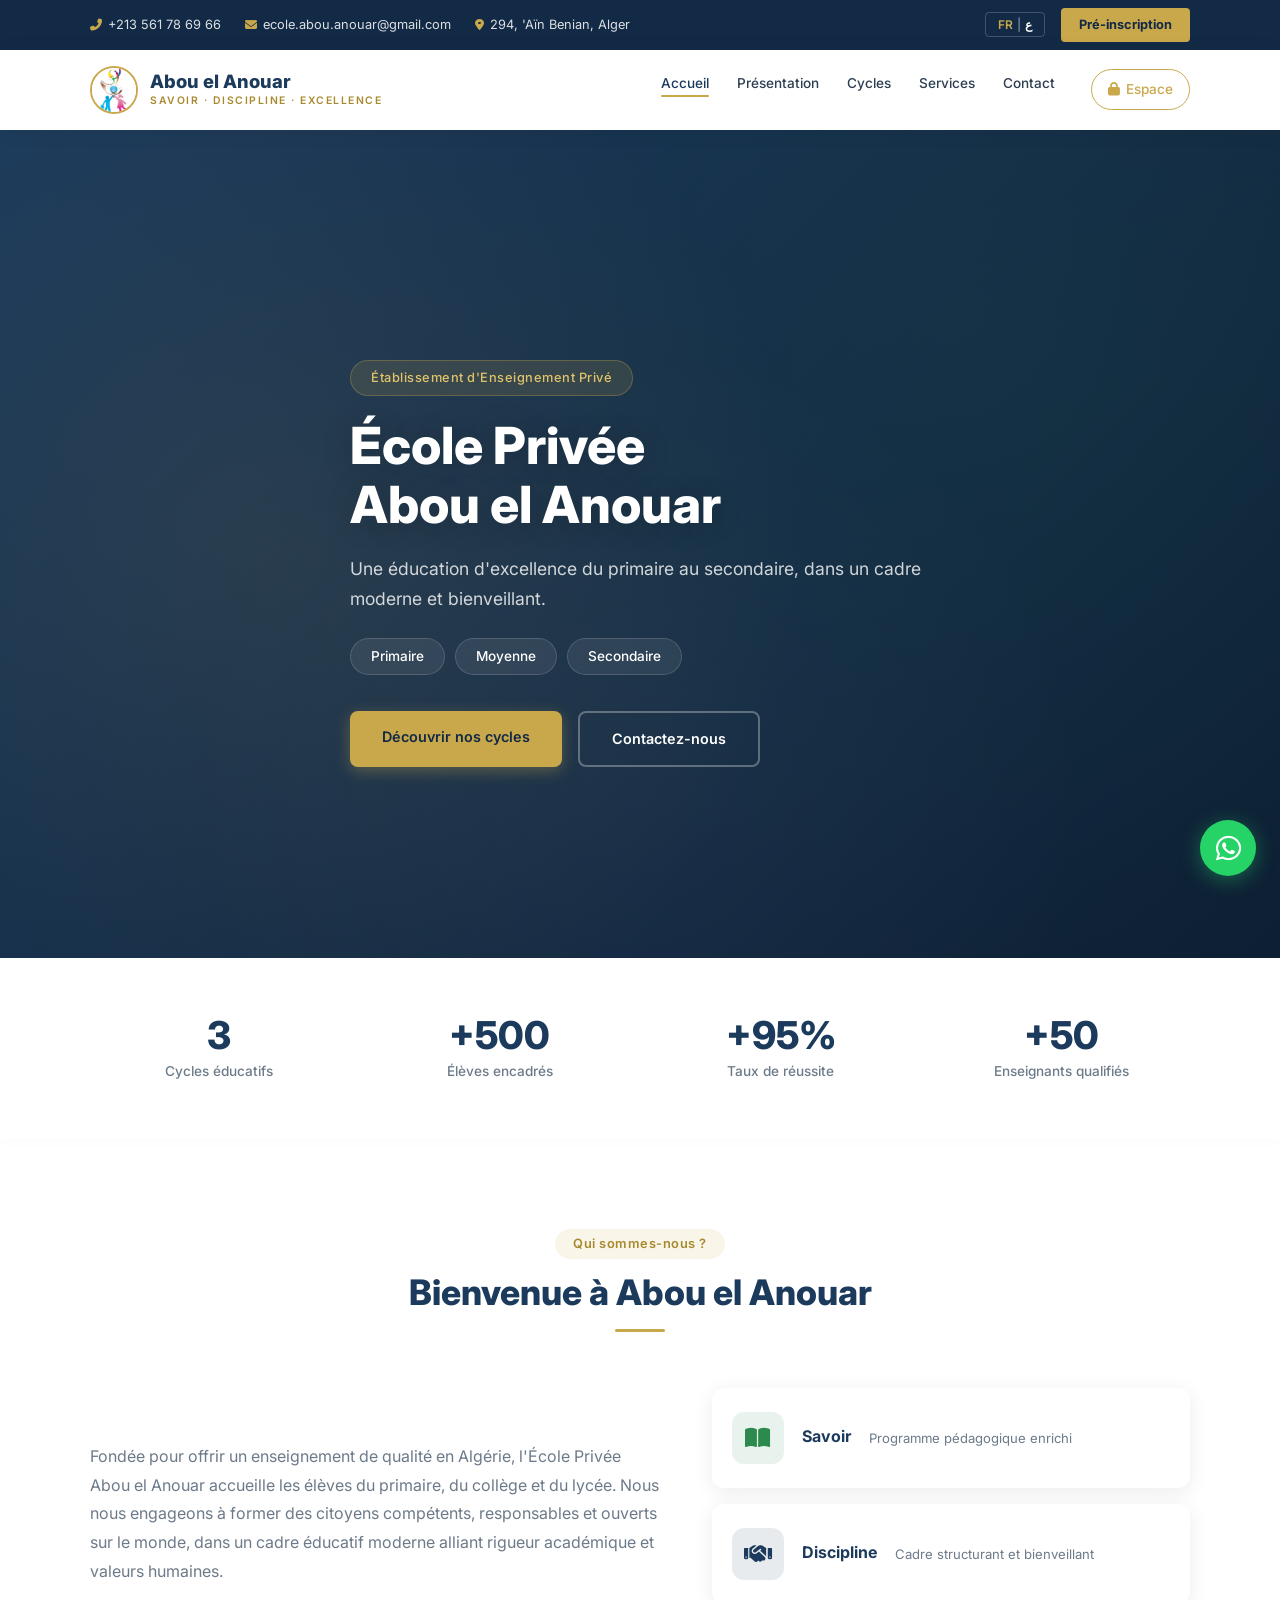
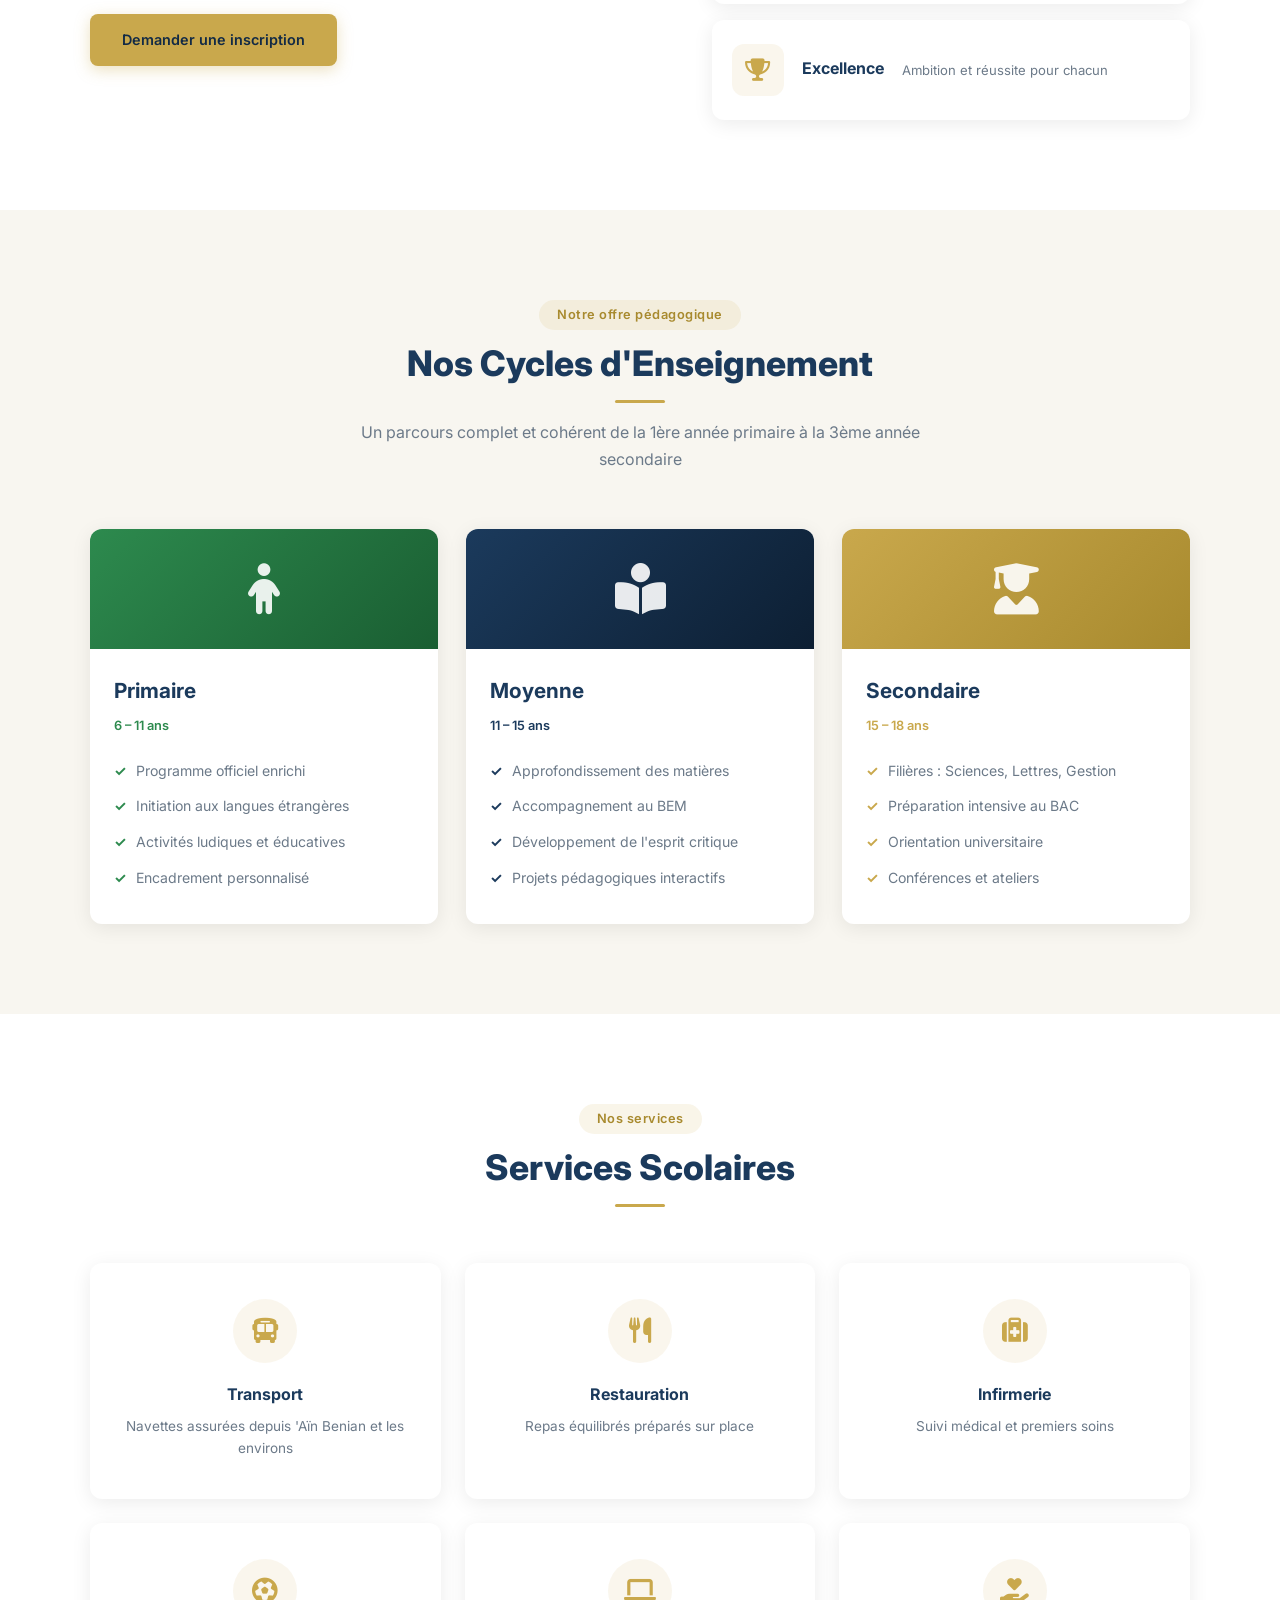
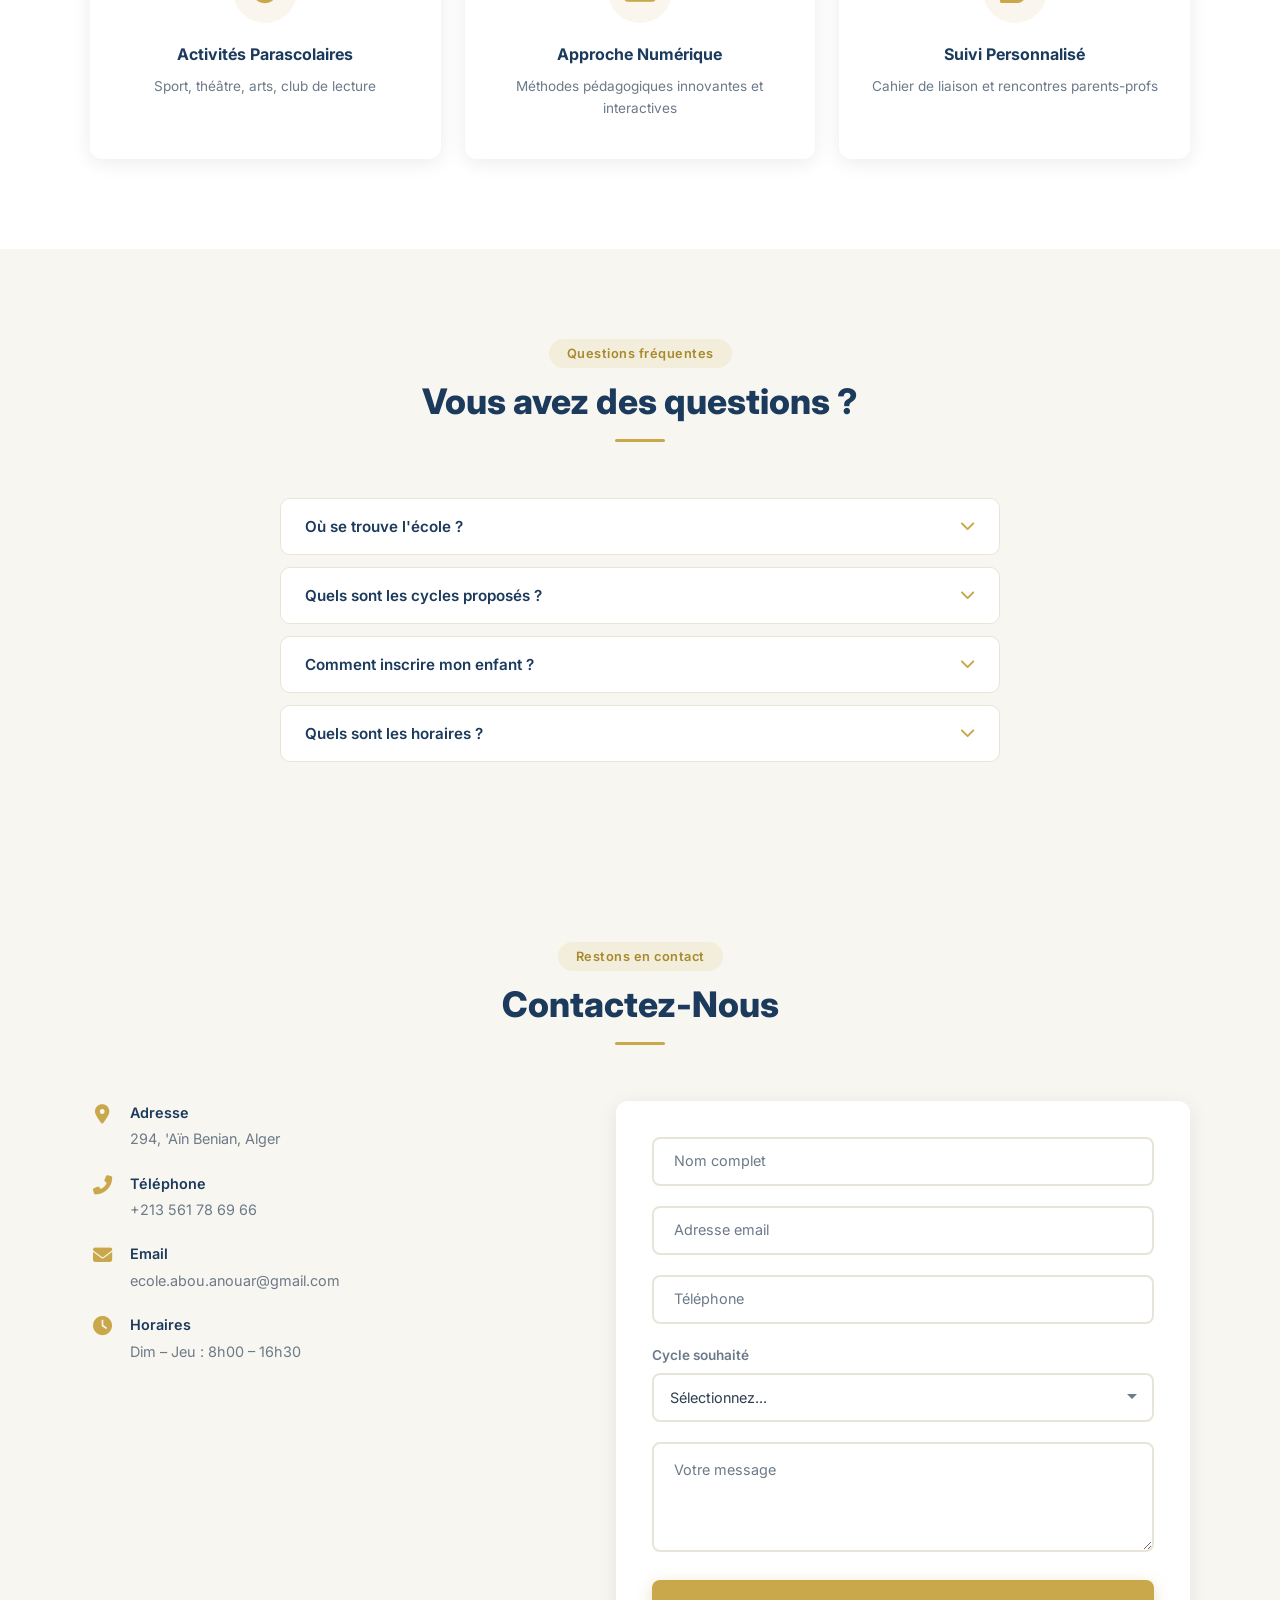
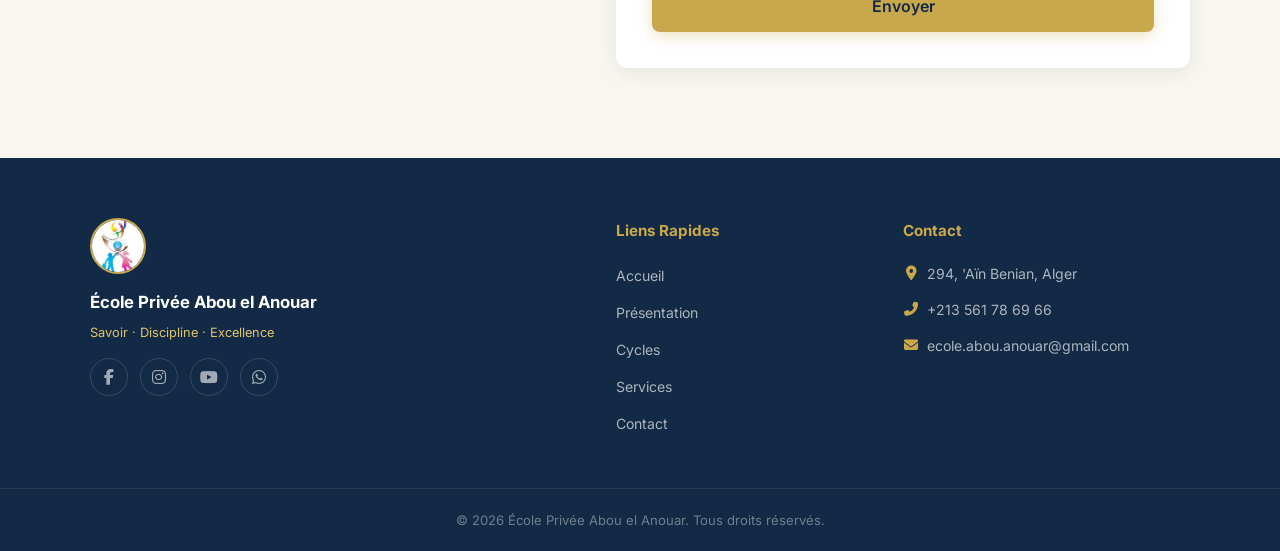
<file: index.html>
<!DOCTYPE html>
<html lang="fr" dir="ltr">
<head>
    <meta charset="UTF-8">
    <meta name="viewport" content="width=device-width, initial-scale=1.0">
    <title>École Privée Abou el Anouar | المجمع المدرسي الخاص أبو الانوار</title>
    <link rel="icon" type="image/jpg" href="images/logo_ecole.jpg">
    <link rel="stylesheet" href="css/style.css">
    <link href="https://fonts.googleapis.com/css2?family=Cairo:wght@400;600;700&family=Inter:wght@300;400;500;600;700;800&display=swap" rel="stylesheet">
    <link rel="stylesheet" href="https://cdnjs.cloudflare.com/ajax/libs/font-awesome/6.5.0/css/all.min.css">
</head>
<body>

    <!-- ========== TOP BAR ========== -->
    <div class="topbar">
        <div class="container topbar-inner">
            <div class="topbar-info">
                <span><i class="fas fa-phone-alt"></i> +213 561 78 69 66</span>
                <span><i class="fas fa-envelope"></i> ecole.abou.anouar@gmail.com</span>
                <span><i class="fas fa-map-marker-alt"></i> 294, 'Aïn Benian, Alger</span>
            </div>
            <div class="topbar-actions">
                <button class="lang-toggle" id="langToggle">
                    <span class="lang-fr active-lang">FR</span>
                    <span class="lang-sep">|</span>
                    <span class="lang-ar">ع</span>
                </button>
                <a href="pre-inscription.html" class="btn-preins" data-fr="Pré-inscription" data-ar="تسجيل مسبق">Pré-inscription</a>
            </div>
        </div>
    </div>

    <!-- ========== HEADER ========== -->
    <header class="header">
        <div class="container header-inner">
            <div class="logo">
                <img src="images/logo_ecole.jpg" alt="Logo Abou el Anouar">
                <div class="logo-text">
                    <span class="logo-title" data-fr="Abou el Anouar" data-ar="أبو الانوار">Abou el Anouar</span>
                    <span class="logo-sub" data-fr="Savoir &middot; Discipline &middot; Excellence" data-ar="علم &middot; انضباط &middot; تميز">Savoir &middot; Discipline &middot; Excellence</span>
                </div>
            </div>
            <nav class="nav" id="nav">
                <ul class="nav-list">
                    <li><a href="#accueil" class="active" data-fr="Accueil" data-ar="الرئيسية">Accueil</a></li>
                    <li><a href="#presentation" data-fr="Présentation" data-ar="تعريف">Présentation</a></li>
                    <li><a href="#niveaux" data-fr="Cycles" data-ar="الأطوار">Cycles</a></li>
                    <li><a href="#services" data-fr="Services" data-ar="خدمات">Services</a></li>
                    <li><a href="#contact" data-fr="Contact" data-ar="اتصال">Contact</a></li>
                    <li><a href="espace/login.php" class="nav-login"><i class="fas fa-lock"></i> <span data-fr="Espace" data-ar="فضاء">Espace</span></a></li>
                </ul>
            </nav>
            <button class="hamburger" id="hamburger" aria-label="Menu">
                <span></span><span></span><span></span>
            </button>
        </div>
    </header>

    <!-- ========== HERO ========== -->
    <section class="hero" id="accueil">
        <div class="hero-slide" style="background-image: linear-gradient(135deg, var(--blue) 0%, #0d1f33 100%);">
            <div class="hero-pattern"></div>
            <div class="container hero-content">
                <div class="hero-badge" data-fr="Établissement d'Enseignement Privé" data-ar="مؤسسة تعليمية خاصة">Établissement d'Enseignement Privé</div>
                <h1 class="hero-title" data-fr="École Privée <br>Abou el Anouar" data-ar="المجمع المدرسي الخاص <br>أبو الانوار">École Privée <br>Abou el Anouar</h1>
                <p class="hero-sub" data-fr="Une éducation d'excellence du primaire au secondaire, dans un cadre moderne et bienveillant." data-ar="تعليم متميز من الابتدائي إلى الثانوي، في إطار حديث ومحفز.">Une éducation d'excellence du primaire au secondaire, dans un cadre moderne et bienveillant.</p>
                <div class="hero-badges">
                    <span data-fr="Primaire" data-ar="ابتدائي">Primaire</span>
                    <span data-fr="Moyenne" data-ar="متوسط">Moyenne</span>
                    <span data-fr="Secondaire" data-ar="ثانوي">Secondaire</span>
                </div>
                <div class="hero-actions">
                    <a href="#niveaux" class="btn btn-gold" data-fr="Découvrir nos cycles" data-ar="اكتشف أطوارنا">Découvrir nos cycles</a>
                    <a href="#contact" class="btn btn-outline" data-fr="Contactez-nous" data-ar="اتصل بنا">Contactez-nous</a>
                </div>
            </div>
        </div>
    </section>

    <!-- ========== STATS BAND ========== -->
    <section class="stats-band">
        <div class="container stats-grid">
            <div class="stat-item">
                <span class="stat-num">3</span>
                <span class="stat-lbl" data-fr="Cycles éducatifs" data-ar="أطوار تعليمية">Cycles éducatifs</span>
            </div>
            <div class="stat-item">
                <span class="stat-num">+500</span>
                <span class="stat-lbl" data-fr="Élèves encadrés" data-ar="تلميذ">Élèves encadrés</span>
            </div>
            <div class="stat-item">
                <span class="stat-num">+95%</span>
                <span class="stat-lbl" data-fr="Taux de réussite" data-ar="نسبة النجاح">Taux de réussite</span>
            </div>
            <div class="stat-item">
                <span class="stat-num">+50</span>
                <span class="stat-lbl" data-fr="Enseignants qualifiés" data-ar="أستاذ مؤهل">Enseignants qualifiés</span>
            </div>
        </div>
    </section>

    <!-- ========== PRESENTATION ========== -->
    <section class="section presentation" id="presentation">
        <div class="container">
            <div class="section-header">
                <span class="section-tag" data-fr="Qui sommes-nous ?" data-ar="من نحن؟">Qui sommes-nous ?</span>
                <h2 data-fr="Bienvenue à Abou el Anouar" data-ar="مرحبا بكم في أبو الانوار">Bienvenue à Abou el Anouar</h2>
                <div class="divider"></div>
            </div>
            <div class="presentation-grid">
                <div class="presentation-text">
                    <p data-fr="Fondée pour offrir un enseignement de qualité en Algérie, l'École Privée Abou el Anouar accueille les élèves du primaire, du collège et du lycée. Nous nous engageons à former des citoyens compétents, responsables et ouverts sur le monde, dans un cadre éducatif moderne alliant rigueur académique et valeurs humaines." data-ar="تأسست مدرستنا لتوفير تعليم عالي الجودة في الجزائر، تستقبل المدرسة تلاميذ الأطوار الثلاثة: الابتدائي والمتوسط والثانوي. نحن ملتزمون بتكوين مواطنين أكفاء ومسؤولين ومنفتحين على العالم، في إطار تربوي حديث يجمع بين الصرامة الأكاديمية والقيم الإنسانية.">
                        Fondée pour offrir un enseignement de qualité en Algérie, l'École Privée Abou el Anouar accueille les élèves du primaire, du collège et du lycée. Nous nous engageons à former des citoyens compétents, responsables et ouverts sur le monde, dans un cadre éducatif moderne alliant rigueur académique et valeurs humaines.
                    </p>
                    <a href="pre-inscription.html" class="btn btn-gold" data-fr="Demander une inscription" data-ar="طلب تسجيل">Demander une inscription</a>
                </div>
                <div class="presentation-values">
                    <div class="value-card">
                        <div class="value-icon" style="background: rgba(45,138,78,0.1); color: var(--green);">
                            <i class="fas fa-book-open"></i>
                        </div>
                        <h4 data-fr="Savoir" data-ar="علم">Savoir</h4>
                        <p data-fr="Programme pédagogique enrichi" data-ar="برنامج بيداغوجي غني">Programme pédagogique enrichi</p>
                    </div>
                    <div class="value-card">
                        <div class="value-icon" style="background: rgba(27,58,92,0.1); color: var(--blue);">
                            <i class="fas fa-handshake"></i>
                        </div>
                        <h4 data-fr="Discipline" data-ar="انضباط">Discipline</h4>
                        <p data-fr="Cadre structurant et bienveillant" data-ar="إطار منظم ومحفز">Cadre structurant et bienveillant</p>
                    </div>
                    <div class="value-card">
                        <div class="value-icon" style="background: rgba(201,168,76,0.1); color: var(--gold);">
                            <i class="fas fa-trophy"></i>
                        </div>
                        <h4 data-fr="Excellence" data-ar="تميز">Excellence</h4>
                        <p data-fr="Ambition et réussite pour chacun" data-ar="طموح ونجاح لكل تلميذ">Ambition et réussite pour chacun</p>
                    </div>
                </div>
            </div>
        </div>
    </section>

    <!-- ========== NIVEAUX ========== -->
    <section class="section niveaux" id="niveaux">
        <div class="container">
            <div class="section-header">
                <span class="section-tag" data-fr="Notre offre pédagogique" data-ar="عرضنا البيداغوجي">Notre offre pédagogique</span>
                <h2 data-fr="Nos Cycles d'Enseignement" data-ar="أطوارنا التعليمية">Nos Cycles d'Enseignement</h2>
                <div class="divider"></div>
                <p class="section-sub" data-fr="Un parcours complet et cohérent de la 1ère année primaire à la 3ème année secondaire" data-ar="مسار كامل ومتكامل من السنة الأولى ابتدائي إلى السنة الثالثة ثانوي">Un parcours complet et cohérent de la 1ère année primaire à la 3ème année secondaire</p>
            </div>
            <div class="niveaux-grid">
                <div class="niveau-card" style="--accent: #2D8A4E;">
                    <div class="card-image" style="background: linear-gradient(135deg, #2D8A4E, #1a5e32);">
                        <i class="fas fa-child"></i>
                    </div>
                    <div class="card-body">
                        <h3 data-fr="Primaire" data-ar="الطور الابتدائي">Primaire</h3>
                        <span class="card-ages" data-fr="6 – 11 ans" data-ar="6 – 11 سنة">6 – 11 ans</span>
                        <ul>
                            <li data-fr="Programme officiel enrichi" data-ar="برنامج رسمي معزز">Programme officiel enrichi</li>
                            <li data-fr="Initiation aux langues étrangères" data-ar="بداية تعلم اللغات الأجنبية">Initiation aux langues étrangères</li>
                            <li data-fr="Activités ludiques et éducatives" data-ar="أنشطة ترفيهية وتعليمية">Activités ludiques et éducatives</li>
                            <li data-fr="Encadrement personnalisé" data-ar="مرافقة فردية">Encadrement personnalisé</li>
                        </ul>
                    </div>
                </div>
                <div class="niveau-card" style="--accent: #1B3A5C;">
                    <div class="card-image" style="background: linear-gradient(135deg, #1B3A5C, #0d1f33);">
                        <i class="fas fa-book-reader"></i>
                    </div>
                    <div class="card-body">
                        <h3 data-fr="Moyenne" data-ar="الطور المتوسط">Moyenne</h3>
                        <span class="card-ages" data-fr="11 – 15 ans" data-ar="11 – 15 سنة">11 – 15 ans</span>
                        <ul>
                            <li data-fr="Approfondissement des matières" data-ar="تعمق في المواد">Approfondissement des matières</li>
                            <li data-fr="Accompagnement au BEM" data-ar="تحضير لشهادة BEM">Accompagnement au BEM</li>
                            <li data-fr="Développement de l'esprit critique" data-ar="تنمية الروح النقدية">Développement de l'esprit critique</li>
                            <li data-fr="Projets pédagogiques interactifs" data-ar="مشاريع بيداغوجية تفاعلية">Projets pédagogiques interactifs</li>
                        </ul>
                    </div>
                </div>
                <div class="niveau-card" style="--accent: #C9A84C;">
                    <div class="card-image" style="background: linear-gradient(135deg, #C9A84C, #a88a2e);">
                        <i class="fas fa-user-graduate"></i>
                    </div>
                    <div class="card-body">
                        <h3 data-fr="Secondaire" data-ar="الطور الثانوي">Secondaire</h3>
                        <span class="card-ages" data-fr="15 – 18 ans" data-ar="15 – 18 سنة">15 – 18 ans</span>
                        <ul>
                            <li data-fr="Filières : Sciences, Lettres, Gestion" data-ar="شعب: علوم، آداب، تسيير">Filières : Sciences, Lettres, Gestion</li>
                            <li data-fr="Préparation intensive au BAC" data-ar="تحضير مكثف للبكالوريا">Préparation intensive au BAC</li>
                            <li data-fr="Orientation universitaire" data-ar="توجيه جامعي">Orientation universitaire</li>
                            <li data-fr="Conférences et ateliers" data-ar="محاضرات وورشات">Conférences et ateliers</li>
                        </ul>
                    </div>
                </div>
            </div>
        </div>
    </section>

    <!-- ========== SERVICES ========== -->
    <section class="section services" id="services">
        <div class="container">
            <div class="section-header">
                <span class="section-tag" data-fr="Nos services" data-ar="خدماتنا">Nos services</span>
                <h2 data-fr="Services Scolaires" data-ar="الخدمات المدرسية">Services Scolaires</h2>
                <div class="divider"></div>
            </div>
            <div class="services-grid">
                <div class="service-card">
                    <div class="service-icon">
                        <i class="fas fa-bus"></i>
                    </div>
                    <h4 data-fr="Transport" data-ar="نقل مدرسي">Transport</h4>
                    <p data-fr="Navettes assurées depuis 'Aïn Benian et les environs" data-ar="حافلات مضمونة من عين بنيان والمناطق المجاورة">Navettes assurées depuis 'Aïn Benian et les environs</p>
                </div>
                <div class="service-card">
                    <div class="service-icon">
                        <i class="fas fa-utensils"></i>
                    </div>
                    <h4 data-fr="Restauration" data-ar="مطعم">Restauration</h4>
                    <p data-fr="Repas équilibrés préparés sur place" data-ar="وجبات متوازنة تحضر في المدرسة">Repas équilibrés préparés sur place</p>
                </div>
                <div class="service-card">
                    <div class="service-icon">
                        <i class="fas fa-medkit"></i>
                    </div>
                    <h4 data-fr="Infirmerie" data-ar="ممرضة">Infirmerie</h4>
                    <p data-fr="Suivi médical et premiers soins" data-ar="متابعة طبية وإسعافات أولية">Suivi médical et premiers soins</p>
                </div>
                <div class="service-card">
                    <div class="service-icon">
                        <i class="fas fa-futbol"></i>
                    </div>
                    <h4 data-fr="Activités Parascolaires" data-ar="أنشطة لا منهجية">Activités Parascolaires</h4>
                    <p data-fr="Sport, théâtre, arts, club de lecture" data-ar="رياضة، مسرح، فنون، نادي القراءة">Sport, théâtre, arts, club de lecture</p>
                </div>
                <div class="service-card">
                    <div class="service-icon">
                        <i class="fas fa-laptop"></i>
                    </div>
                    <h4 data-fr="Approche Numérique" data-ar="مقاربة رقمية">Approche Numérique</h4>
                    <p data-fr="Méthodes pédagogiques innovantes et interactives" data-ar="طرق بيداغوجية مبتكرة وتفاعلية">Méthodes pédagogiques innovantes et interactives</p>
                </div>
                <div class="service-card">
                    <div class="service-icon">
                        <i class="fas fa-hand-holding-heart"></i>
                    </div>
                    <h4 data-fr="Suivi Personnalisé" data-ar="متابعة فردية">Suivi Personnalisé</h4>
                    <p data-fr="Cahier de liaison et rencontres parents-profs" data-ar="كراس التواصل ولقاءات الأولياء">Cahier de liaison et rencontres parents-profs</p>
                </div>
            </div>
        </div>
    </section>

    <!-- ========== FAQ ========== -->
    <section class="section faq">
        <div class="container">
            <div class="section-header">
                <span class="section-tag" data-fr="Questions fréquentes" data-ar="أسئلة متكررة">Questions fréquentes</span>
                <h2 data-fr="Vous avez des questions ?" data-ar="هل لديك أسئلة؟">Vous avez des questions ?</h2>
                <div class="divider"></div>
            </div>
            <div class="faq-list">
                <div class="faq-item">
                    <button class="faq-question">
                        <span data-fr="Où se trouve l'école ?" data-ar="أين تقع المدرسة؟">Où se trouve l'école ?</span>
                        <i class="fas fa-chevron-down"></i>
                    </button>
                    <div class="faq-answer">
                        <p>294, 'Aïn Benian, Alger, Algérie.</p>
                    </div>
                </div>
                <div class="faq-item">
                    <button class="faq-question">
                        <span data-fr="Quels sont les cycles proposés ?" data-ar="ما هي الأطوار المقترحة؟">Quels sont les cycles proposés ?</span>
                        <i class="fas fa-chevron-down"></i>
                    </button>
                    <div class="faq-answer">
                        <p data-fr="Nous accueillons les élèves du primaire (6-11 ans), du collège/moyenne (11-15 ans) et du lycée/secondaire (15-18 ans)." data-ar="نستقبل تلاميذ الطور الابتدائي (6-11 سنة) والمتوسط (11-15 سنة) والثانوي (15-18 سنة).">Nous accueillons les élèves du primaire (6-11 ans), du collège/moyenne (11-15 ans) et du lycée/secondaire (15-18 ans).</p>
                    </div>
                </div>
                <div class="faq-item">
                    <button class="faq-question">
                        <span data-fr="Comment inscrire mon enfant ?" data-ar="كيف يمكن تسجيل طفلي؟">Comment inscrire mon enfant ?</span>
                        <i class="fas fa-chevron-down"></i>
                    </button>
                    <div class="faq-answer">
                        <p data-fr="Vous pouvez nous contacter via le formulaire ci-dessous, par téléphone ou directement à l'école pour une pré-inscription." data-ar="يمكنكم الاتصال بنا عبر النموذج أدناه، أو بالهاتف، أو مباشرة في المدرسة للتسجيل المسبق.">Vous pouvez nous contacter via le formulaire ci-dessous, par téléphone ou directement à l'école pour une pré-inscription.</p>
                    </div>
                </div>
                <div class="faq-item">
                    <button class="faq-question">
                        <span data-fr="Quels sont les horaires ?" data-ar="ما هي أوقات العمل؟">Quels sont les horaires ?</span>
                        <i class="fas fa-chevron-down"></i>
                    </button>
                    <div class="faq-answer">
                        <p data-fr="L'école est ouverte du dimanche au jeudi de 8h00 à 16h30." data-ar="المدرسة مفتوحة من الأحد إلى الخميس من 8:00 إلى 16:30.">L'école est ouverte du dimanche au jeudi de 8h00 à 16h30.</p>
                    </div>
                </div>
            </div>
        </div>
    </section>

    <!-- ========== CONTACT ========== -->
    <section class="section contact" id="contact">
        <div class="container">
            <div class="section-header">
                <span class="section-tag" data-fr="Restons en contact" data-ar="ابق على اتصال">Restons en contact</span>
                <h2 data-fr="Contactez-Nous" data-ar="اتصل بنا">Contactez-Nous</h2>
                <div class="divider"></div>
            </div>
            <div class="contact-grid">
                <div class="contact-info">
                    <div class="contact-item">
                        <i class="fas fa-map-marker-alt"></i>
                        <div>
                            <h4 data-fr="Adresse" data-ar="العنوان">Adresse</h4>
                            <p>294, 'Aïn Benian, Alger</p>
                        </div>
                    </div>
                    <div class="contact-item">
                        <i class="fas fa-phone-alt"></i>
                        <div>
                            <h4 data-fr="Téléphone" data-ar="الهاتف">Téléphone</h4>
                            <p>+213 561 78 69 66</p>
                        </div>
                    </div>
                    <div class="contact-item">
                        <i class="fas fa-envelope"></i>
                        <div>
                            <h4 data-fr="Email" data-ar="البريد الإلكتروني">Email</h4>
                            <p>ecole.abou.anouar@gmail.com</p>
                        </div>
                    </div>
                    <div class="contact-item">
                        <i class="fas fa-clock"></i>
                        <div>
                            <h4 data-fr="Horaires" data-ar="أوقات العمل">Horaires</h4>
                            <p data-fr="Dim – Jeu : 8h00 – 16h30" data-ar="الأحد – الخميس: 8:00 – 16:30">Dim – Jeu : 8h00 – 16h30</p>
                        </div>
                    </div>
                    <div class="contact-map">
                        <iframe src="https://www.google.com/maps/embed?pb=!1m18!1m12!1m3!1d25570.422578760575!2d2.89539695!3d36.80265935!2m3!1f0!2f0!3f0!3m2!1i1024!2i768!4f13.1!3m3!1m2!1s0x128fc2b8b0b0b0b0%3A0x0!2zMzbCsDQ4JzA5LjYiTiAywrA1NCczMC4yIkU!5e0!3m2!1sfr!2sdz!4v1" width="100%" height="220" style="border:0; border-radius: 8px;" allowfullscreen="" loading="lazy" referrerpolicy="no-referrer-when-downgrade"></iframe>
                    </div>
                </div>
                <form class="contact-form" id="contactForm" action="https://formsubmit.io/send/ecole.abou.anouar@gmail.com" method="POST" novalidate>
                    <input type="hidden" name="_subject" value="Nouveau message depuis le site Abou el Anouar">
                    <input type="hidden" name="_captcha" value="false">
                    <input type="hidden" name="_next" value="">
                    <input type="text" name="_gotcha" style="display:none">
                    <div class="form-row">
                        <input type="text" id="name" placeholder=" " required>
                        <label for="name" data-fr="Nom complet" data-ar="الاسم الكامل">Nom complet</label>
                    </div>
                    <div class="form-row">
                        <input type="email" id="email" placeholder=" " required>
                        <label for="email" data-fr="Adresse email" data-ar="البريد الإلكتروني">Adresse email</label>
                    </div>
                    <div class="form-row">
                        <input type="tel" id="phone" placeholder=" " required>
                        <label for="phone" data-fr="Téléphone" data-ar="رقم الهاتف">Téléphone</label>
                    </div>
                    <div class="form-row">
                        <label for="cycle" class="select-label" data-fr="Cycle souhaité" data-ar="الطور المطلوب">Cycle souhaité</label>
                        <select id="cycle" required>
                            <option value="" data-fr="Sélectionnez..." data-ar="اختر...">Sélectionnez...</option>
                            <option value="primaire" data-fr="Primaire" data-ar="ابتدائي">Primaire</option>
                            <option value="moyenne" data-fr="Moyenne" data-ar="متوسط">Moyenne</option>
                            <option value="secondaire" data-fr="Secondaire" data-ar="ثانوي">Secondaire</option>
                        </select>
                    </div>
                    <div class="form-row">
                        <textarea id="message" placeholder=" " required></textarea>
                        <label for="message" data-fr="Votre message" data-ar="رسالتك">Votre message</label>
                    </div>
                    <button type="submit" class="btn btn-gold" data-fr="Envoyer" data-ar="إرسال">Envoyer</button>
                </form>
            </div>
        </div>
    </section>

    <!-- ========== FOOTER ========== -->
    <footer class="footer">
        <div class="container footer-inner">
            <div class="footer-brand">
                <img src="images/logo_ecole.jpg" alt="Logo">
                <h4 data-fr="École Privée Abou el Anouar" data-ar="المجمع المدرسي الخاص أبو الانوار">École Privée Abou el Anouar</h4>
                <p data-fr="Savoir &middot; Discipline &middot; Excellence" data-ar="علم &middot; انضباط &middot; تميز">Savoir &middot; Discipline &middot; Excellence</p>
                <div class="footer-social">
                    <a href="#" aria-label="Facebook"><i class="fab fa-facebook-f"></i></a>
                    <a href="#" aria-label="Instagram"><i class="fab fa-instagram"></i></a>
                    <a href="#" aria-label="YouTube"><i class="fab fa-youtube"></i></a>
                    <a href="https://wa.me/+213561786966" target="_blank" aria-label="WhatsApp"><i class="fab fa-whatsapp"></i></a>
                </div>
            </div>
            <div class="footer-links">
                <h4 data-fr="Liens Rapides" data-ar="روابط سريعة">Liens Rapides</h4>
                <ul>
                    <li><a href="#accueil" data-fr="Accueil" data-ar="الرئيسية">Accueil</a></li>
                    <li><a href="#presentation" data-fr="Présentation" data-ar="تعريف">Présentation</a></li>
                    <li><a href="#niveaux" data-fr="Cycles" data-ar="الأطوار">Cycles</a></li>
                    <li><a href="#services" data-fr="Services" data-ar="خدمات">Services</a></li>
                    <li><a href="#contact" data-fr="Contact" data-ar="اتصال">Contact</a></li>
                </ul>
            </div>
            <div class="footer-contact">
                <h4 data-fr="Contact" data-ar="الاتصال">Contact</h4>
                <p><i class="fas fa-map-marker-alt"></i> <span>294, 'Aïn Benian, Alger</span></p>
                <p><i class="fas fa-phone-alt"></i> <span>+213 561 78 69 66</span></p>
                <p><i class="fas fa-envelope"></i> <span>ecole.abou.anouar@gmail.com</span></p>
            </div>
        </div>
        <div class="footer-bottom">
            <div class="container">
                <p>&copy; 2026 <span data-fr="École Privée Abou el Anouar. Tous droits réservés." data-ar="المجمع المدرسي الخاص أبو الانوار. جميع الحقوق محفوظة.">École Privée Abou el Anouar. Tous droits réservés.</span></p>
            </div>
        </div>
    </footer>

    <!-- ========== SUCCESS MODAL ========== -->
    <div class="modal-overlay" id="successModal">
        <div class="modal">
            <div class="modal-icon"><i class="fas fa-check-circle"></i></div>
            <h3 data-fr="Message envoyé !" data-ar="تم الإرسال!">Message envoyé !</h3>
            <p data-fr="Merci de nous avoir contactés. Nous vous répondrons dans les plus brefs délais." data-ar="شكرا لتواصلكم معنا. سنرد عليكم في أقرب وقت.">Merci de nous avoir contactés. Nous vous répondrons dans les plus brefs délais.</p>
            <button class="btn btn-gold modal-close" data-fr="Fermer" data-ar="إغلاق">Fermer</button>
        </div>
    </div>

    <!-- ========== SCROLL TO TOP ========== -->
    <button class="scroll-top" id="scrollTop" aria-label="Retour en haut">
        <i class="fas fa-arrow-up"></i>
    </button>

    <!-- ========== WHATSAPP FLOAT ========== -->
    <a href="https://wa.me/+213561786966" target="_blank" class="whatsapp-float" aria-label="WhatsApp">
        <i class="fab fa-whatsapp"></i>
    </a>

    <script src="js/main.js"></script>
</body>
</html>
</file>
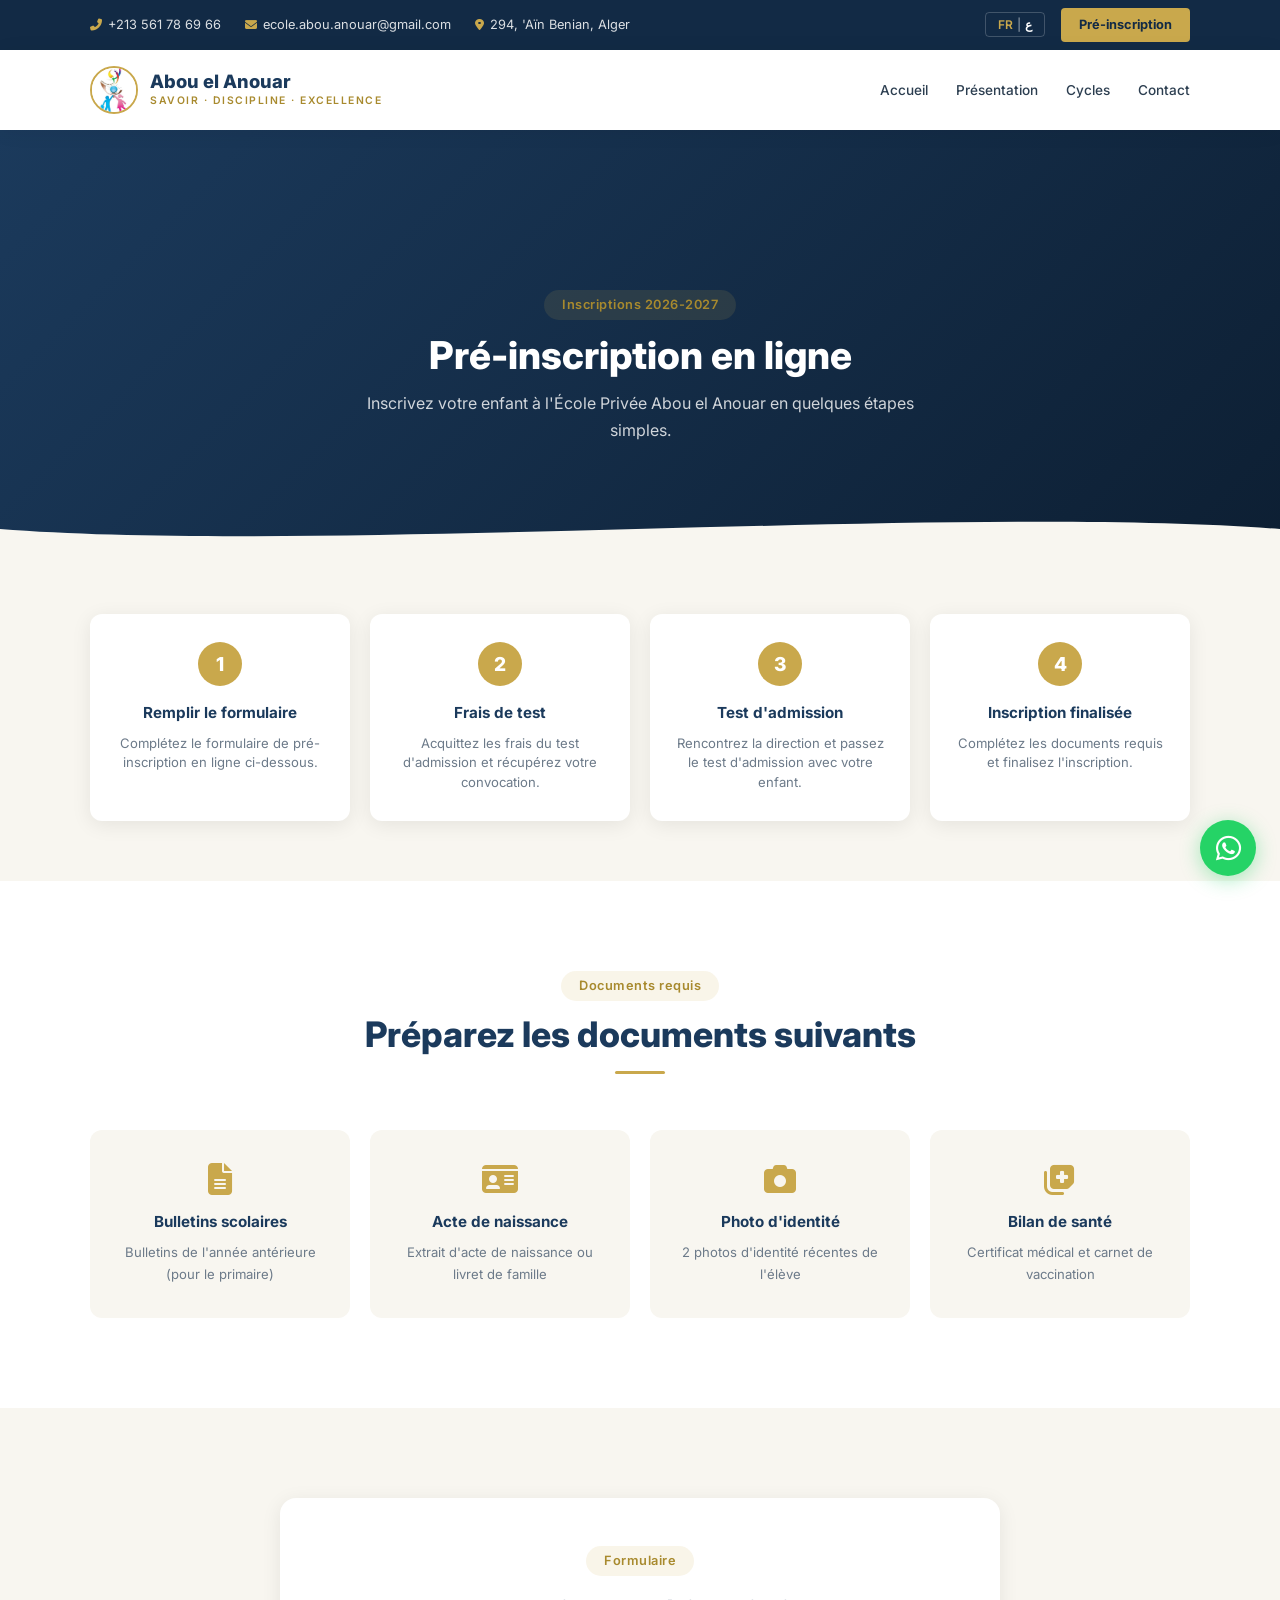
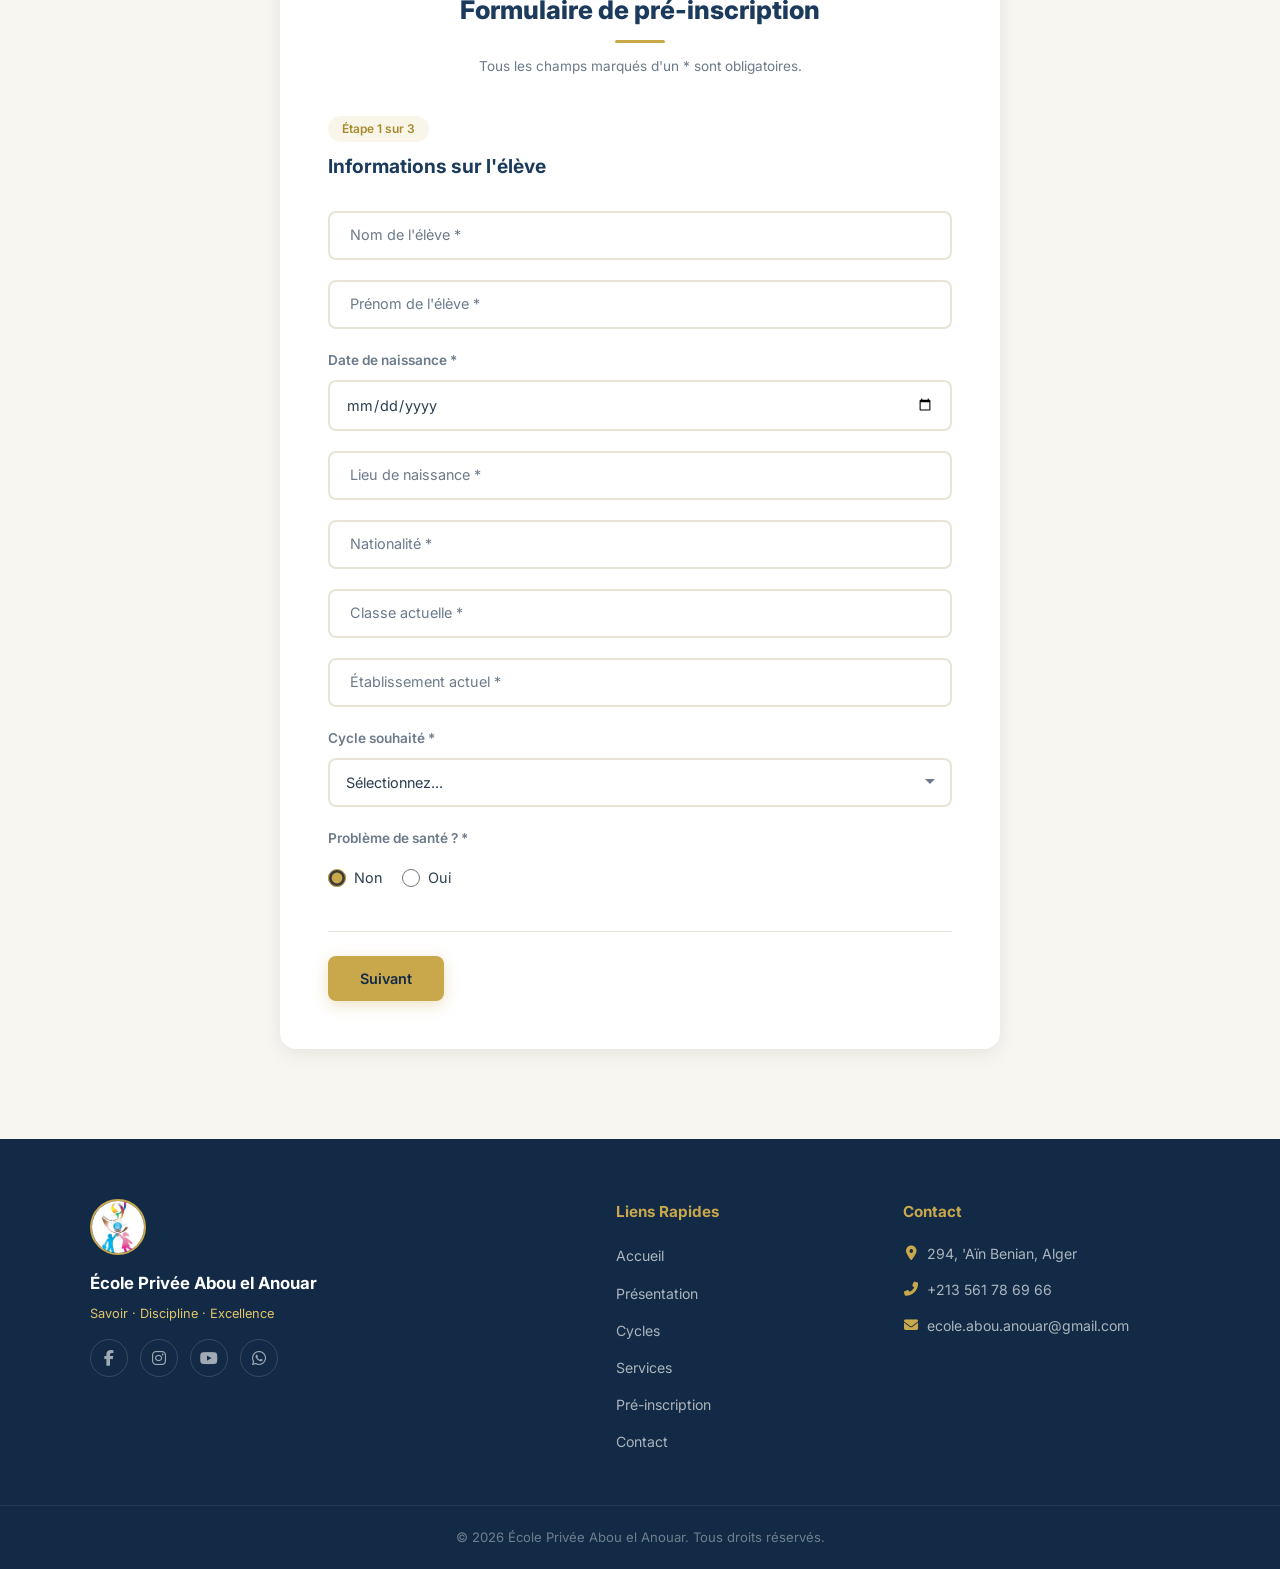
<file: pre-inscription.html>
<!DOCTYPE html>
<html lang="fr" dir="ltr">
<head>
    <meta charset="UTF-8">
    <meta name="viewport" content="width=device-width, initial-scale=1.0">
    <title>Pré-inscription | École Privée Abou el Anouar</title>
    <link rel="icon" type="image/jpg" href="images/logo_ecole.jpg">
    <link rel="stylesheet" href="css/style.css">
    <link href="https://fonts.googleapis.com/css2?family=Cairo:wght@400;600;700&family=Inter:wght@300;400;500;600;700;800&display=swap" rel="stylesheet">
    <link rel="stylesheet" href="https://cdnjs.cloudflare.com/ajax/libs/font-awesome/6.5.0/css/all.min.css">
</head>
<body>

    <!-- ========== TOP BAR ========== -->
    <div class="topbar">
        <div class="container topbar-inner">
            <div class="topbar-info">
                <span><i class="fas fa-phone-alt"></i> +213 561 78 69 66</span>
                <span><i class="fas fa-envelope"></i> ecole.abou.anouar@gmail.com</span>
                <span><i class="fas fa-map-marker-alt"></i> 294, 'Aïn Benian, Alger</span>
            </div>
            <div class="topbar-actions">
                <button class="lang-toggle" id="langToggle">
                    <span class="lang-fr active-lang">FR</span>
                    <span class="lang-sep">|</span>
                    <span class="lang-ar">ع</span>
                </button>
                <a href="pre-inscription.html" class="btn-preins" data-fr="Pré-inscription" data-ar="تسجيل مسبق">Pré-inscription</a>
            </div>
        </div>
    </div>

    <!-- ========== HEADER ========== -->
    <header class="header">
        <div class="container header-inner">
            <a href="index.html" class="logo">
                <img src="images/logo_ecole.jpg" alt="Logo Abou el Anouar">
                <div class="logo-text">
                    <span class="logo-title" data-fr="Abou el Anouar" data-ar="أبو الانوار">Abou el Anouar</span>
                    <span class="logo-sub" data-fr="Savoir &middot; Discipline &middot; Excellence" data-ar="علم &middot; انضباط &middot; تميز">Savoir &middot; Discipline &middot; Excellence</span>
                </div>
            </a>
            <nav class="nav" id="nav">
                <ul class="nav-list">
                    <li><a href="index.html" data-fr="Accueil" data-ar="الرئيسية">Accueil</a></li>
                    <li><a href="index.html#presentation" data-fr="Présentation" data-ar="تعريف">Présentation</a></li>
                    <li><a href="index.html#niveaux" data-fr="Cycles" data-ar="الأطوار">Cycles</a></li>
                    <li><a href="index.html#contact" data-fr="Contact" data-ar="اتصال">Contact</a></li>
                </ul>
            </nav>
            <button class="hamburger" id="hamburger" aria-label="Menu">
                <span></span><span></span><span></span>
            </button>
        </div>
    </header>

    <!-- ========== PAGE HEADER ========== -->
    <section class="page-header">
        <div class="container">
            <div class="page-header-content">
                <span class="section-tag" data-fr="Inscriptions 2026-2027" data-ar="التسجيلات 2026-2027">Inscriptions 2026-2027</span>
                <h1 data-fr="Pré-inscription en ligne" data-ar="تسجيل مسبق عبر الإنترنت">Pré-inscription en ligne</h1>
                <p data-fr="Inscrivez votre enfant à l'École Privée Abou el Anouar en quelques étapes simples." data-ar="سجل طفلك في المجمع المدرسي الخاص أبو الانوار في بضع خطوات بسيطة.">Inscrivez votre enfant à l'École Privée Abou el Anouar en quelques étapes simples.</p>
            </div>
        </div>
        <div class="page-header-wave">
            <svg viewBox="0 0 1440 60" preserveAspectRatio="none"><path d="M0,30 C360,60 1080,0 1440,30 L1440,60 L0,60 Z" fill="#f8f6f0"/></svg>
        </div>
    </section>

    <!-- ========== STEPS ========== -->
    <section class="section steps-section">
        <div class="container">
            <div class="steps-grid">
                <div class="step-card">
                    <div class="step-num">1</div>
                    <h4 data-fr="Remplir le formulaire" data-ar="ملء النموذج">Remplir le formulaire</h4>
                    <p data-fr="Complétez le formulaire de pré-inscription en ligne ci-dessous." data-ar="أكمل نموذج التسجيل المسبق أدناه.">Complétez le formulaire de pré-inscription en ligne ci-dessous.</p>
                </div>
                <div class="step-card">
                    <div class="step-num">2</div>
                    <h4 data-fr="Frais de test" data-ar="رسوم الاختبار">Frais de test</h4>
                    <p data-fr="Acquittez les frais du test d'admission et récupérez votre convocation." data-ar="ادفع رسوم اختبار القبول واستلم استدعائك.">Acquittez les frais du test d'admission et récupérez votre convocation.</p>
                </div>
                <div class="step-card">
                    <div class="step-num">3</div>
                    <h4 data-fr="Test d'admission" data-ar="اختبار القبول">Test d'admission</h4>
                    <p data-fr="Rencontrez la direction et passez le test d'admission avec votre enfant." data-ar="قابل الإدارة واجتاز اختبار القبول مع طفلك.">Rencontrez la direction et passez le test d'admission avec votre enfant.</p>
                </div>
                <div class="step-card">
                    <div class="step-num">4</div>
                    <h4 data-fr="Inscription finalisée" data-ar="تسجيل نهائي">Inscription finalisée</h4>
                    <p data-fr="Complétez les documents requis et finalisez l'inscription." data-ar="أكمل الوثائق المطلوبة وانهِ التسجيل.">Complétez les documents requis et finalisez l'inscription.</p>
                </div>
            </div>
        </div>
    </section>

    <!-- ========== DOCUMENTS REQUIS ========== -->
    <section class="section docs-section">
        <div class="container">
            <div class="section-header">
                <span class="section-tag" data-fr="Documents requis" data-ar="الوثائق المطلوبة">Documents requis</span>
                <h2 data-fr="Préparez les documents suivants" data-ar="حضر الوثائق التالية">Préparez les documents suivants</h2>
                <div class="divider"></div>
            </div>
            <div class="docs-grid">
                <div class="doc-card">
                    <i class="fas fa-file-alt"></i>
                    <h4 data-fr="Bulletins scolaires" data-ar="كشوف النقاط">Bulletins scolaires</h4>
                    <p data-fr="Bulletins de l'année antérieure (pour le primaire)" data-ar="كشوف النقاط للسنة السابقة (للابتثائي)">Bulletins de l'année antérieure (pour le primaire)</p>
                </div>
                <div class="doc-card">
                    <i class="fas fa-id-card"></i>
                    <h4 data-fr="Acte de naissance" data-ar="شهادة ميلاد">Acte de naissance</h4>
                    <p data-fr="Extrait d'acte de naissance ou livret de famille" data-ar="شهادة ميلاد أو دفتر عائلة">Extrait d'acte de naissance ou livret de famille</p>
                </div>
                <div class="doc-card">
                    <i class="fas fa-camera"></i>
                    <h4 data-fr="Photo d'identité" data-ar="صورة شمسية">Photo d'identité</h4>
                    <p data-fr="2 photos d'identité récentes de l'élève" data-ar="صورتان شمسيتان حديثتان للتلميذ">2 photos d'identité récentes de l'élève</p>
                </div>
                <div class="doc-card">
                    <i class="fas fa-notes-medical"></i>
                    <h4 data-fr="Bilan de santé" data-ar="كشف طبي">Bilan de santé</h4>
                    <p data-fr="Certificat médical et carnet de vaccination" data-ar="شهادة طبية وسجل التلقيح">Certificat médical et carnet de vaccination</p>
                </div>
            </div>
        </div>
    </section>

    <!-- ========== FORMULAIRE ========== -->
    <section class="section form-section" id="form">
        <div class="container">
            <div class="form-container">
                <div class="form-header">
                    <span class="section-tag" data-fr="Formulaire" data-ar="النموذج">Formulaire</span>
                    <h2 data-fr="Formulaire de pré-inscription" data-ar="نموذج التسجيل المسبق">Formulaire de pré-inscription</h2>
                    <div class="divider"></div>
                    <p data-fr="Tous les champs marqués d'un * sont obligatoires." data-ar="جميع الحقول التي تحمل علامة * إجبارية.">Tous les champs marqués d'un * sont obligatoires.</p>
                </div>

                <form class="preins-form" id="preinsForm" novalidate>
                    <!-- Étape 1: Informations élève -->
                    <div class="form-step active" data-step="1">
                        <div class="form-step-header">
                            <span class="step-indicator" data-fr="Étape 1 sur 3" data-ar="الخطوة 1 من 3">Étape 1 sur 3</span>
                            <h3 data-fr="Informations sur l'élève" data-ar="معلومات التلميذ">Informations sur l'élève</h3>
                        </div>

                        <div class="form-row">
                            <input type="text" id="nom" placeholder=" " required>
                            <label for="nom" data-fr="Nom de l'élève *" data-ar="لقب التلميذ *">Nom de l'élève *</label>
                        </div>
                        <div class="form-row">
                            <input type="text" id="prenom" placeholder=" " required>
                            <label for="prenom" data-fr="Prénom de l'élève *" data-ar="اسم التلميذ *">Prénom de l'élève *</label>
                        </div>
                        <div class="form-row">
                            <label for="dateNaissance" class="static-label" data-fr="Date de naissance *" data-ar="تاريخ الميلاد *">Date de naissance *</label>
                            <input type="date" id="dateNaissance" required>
                        </div>
                        <div class="form-row">
                            <input type="text" id="lieuNaissance" placeholder=" " required>
                            <label for="lieuNaissance" data-fr="Lieu de naissance *" data-ar="مكان الميلاد *">Lieu de naissance *</label>
                        </div>
                        <div class="form-row">
                            <input type="text" id="nationalite" placeholder=" " required>
                            <label for="nationalite" data-fr="Nationalité *" data-ar="الجنسية *">Nationalité *</label>
                        </div>
                        <div class="form-row">
                            <input type="text" id="classeActuelle" placeholder=" " required>
                            <label for="classeActuelle" data-fr="Classe actuelle *" data-ar="القسم الحالي *">Classe actuelle *</label>
                        </div>
                        <div class="form-row">
                            <input type="text" id="etablissementActuel" placeholder=" " required>
                            <label for="etablissementActuel" data-fr="Établissement actuel *" data-ar="المؤسسة الحالية *">Établissement actuel *</label>
                        </div>
                        <div class="form-row">
                            <label for="cycleSouhaite" class="static-label" data-fr="Cycle souhaité *" data-ar="الطور المطلوب *">Cycle souhaité *</label>
                            <select id="cycleSouhaite" required>
                                <option value="" data-fr="Sélectionnez..." data-ar="اختر...">Sélectionnez...</option>
                                <option value="primaire" data-fr="Primaire" data-ar="ابتدائي">Primaire</option>
                                <option value="moyenne" data-fr="Moyenne" data-ar="متوسط">Moyenne</option>
                                <option value="secondaire" data-fr="Secondaire" data-ar="ثانوي">Secondaire</option>
                            </select>
                        </div>
                        <div class="form-row">
                            <label class="static-label" data-fr="Problème de santé ? *" data-ar="مشكلة صحية؟ *">Problème de santé ? *</label>
                            <div class="radio-group">
                                <label class="radio-label">
                                    <input type="radio" name="sante" value="non" checked>
                                    <span data-fr="Non" data-ar="لا">Non</span>
                                </label>
                                <label class="radio-label">
                                    <input type="radio" name="sante" value="oui">
                                    <span data-fr="Oui" data-ar="نعم">Oui</span>
                                </label>
                            </div>
                        </div>
                        <div class="form-row" id="santeDetailRow" style="display:none;">
                            <textarea id="santeDetail" placeholder=" "></textarea>
                            <label for="santeDetail" data-fr="Si oui, précisez..." data-ar="إذا كان نعم، اذكر التفاصيل...">Si oui, précisez...</label>
                        </div>
                    </div>

                    <!-- Étape 2: Informations parent -->
                    <div class="form-step" data-step="2">
                        <div class="form-step-header">
                            <span class="step-indicator" data-fr="Étape 2 sur 3" data-ar="الخطوة 2 من 3">Étape 2 sur 3</span>
                            <h3 data-fr="Informations du parent / tuteur" data-ar="معلومات ولي الأمر">Informations du parent / tuteur</h3>
                        </div>

                        <div class="form-row">
                            <label class="static-label" data-fr="Civilité *" data-ar="اللقب *">Civilité *</label>
                            <div class="radio-group">
                                <label class="radio-label">
                                    <input type="radio" name="civilite" value="Mme" checked>
                                    <span>Mme</span>
                                </label>
                                <label class="radio-label">
                                    <input type="radio" name="civilite" value="M">
                                    <span>M.</span>
                                </label>
                            </div>
                        </div>
                        <div class="form-row">
                            <input type="text" id="parentNom" placeholder=" " required>
                            <label for="parentNom" data-fr="Nom *" data-ar="اللقب *">Nom *</label>
                        </div>
                        <div class="form-row">
                            <input type="text" id="parentPrenom" placeholder=" " required>
                            <label for="parentPrenom" data-fr="Prénom *" data-ar="الاسم *">Prénom *</label>
                        </div>
                        <div class="form-row">
                            <input type="text" id="lienParente" placeholder=" " required>
                            <label for="lienParente" data-fr="Lien de parenté *" data-ar="صلة القرابة *">Lien de parenté *</label>
                        </div>
                        <div class="form-row">
                            <input type="tel" id="parentTel" placeholder=" " required>
                            <label for="parentTel" data-fr="Téléphone *" data-ar="الهاتف *">Téléphone *</label>
                        </div>
                        <div class="form-row">
                            <input type="email" id="parentEmail" placeholder=" " required>
                            <label for="parentEmail" data-fr="Adresse email *" data-ar="البريد الإلكتروني *">Adresse email *</label>
                        </div>
                        <div class="form-row">
                            <textarea id="parentAdresse" placeholder=" " required></textarea>
                            <label for="parentAdresse" data-fr="Adresse complète *" data-ar="العنوان الكامل *">Adresse complète *</label>
                        </div>
                        <div class="form-row">
                            <input type="text" id="parentProfession" placeholder=" ">
                            <label for="parentProfession" data-fr="Profession" data-ar="المهنة">Profession</label>
                        </div>
                    </div>

                    <!-- Étape 3: Documents -->
                    <div class="form-step" data-step="3">
                        <div class="form-step-header">
                            <span class="step-indicator" data-fr="Étape 3 sur 3" data-ar="الخطوة 3 من 3">Étape 3 sur 3</span>
                            <h3 data-fr="Documents à fournir" data-ar="الوثائق المطلوبة">Documents à fournir</h3>
                        </div>

                        <p class="docs-note" data-fr="Veuillez préparer les documents suivants (format PDF, JPG ou PNG) :" data-ar="يرجى تحضير الوثائق التالية (صيغة PDF أو JPG أو PNG) :">Veuillez préparer les documents suivants (format PDF, JPG ou PNG) :</p>

                        <div class="file-upload">
                            <div class="file-upload-box">
                                <i class="fas fa-cloud-upload-alt"></i>
                                <p data-fr="Photo d'identité de l'élève *" data-ar="صورة شمسية للتلميذ *">Photo d'identité de l'élève *</p>
                                <span data-fr="Cliquez pour ajouter le fichier" data-ar="انقر لإضافة الملف">Cliquez pour ajouter le fichier</span>
                                <input type="file" accept=".pdf,.jpg,.jpeg,.png" required>
                            </div>
                        </div>

                        <div class="file-upload">
                            <div class="file-upload-box">
                                <i class="fas fa-cloud-upload-alt"></i>
                                <p data-fr="Acte de naissance ou livret de famille *" data-ar="شهادة ميلاد أو دفتر عائلة *">Acte de naissance ou livret de famille *</p>
                                <span data-fr="Cliquez pour ajouter le fichier" data-ar="انقر لإضافة الملف">Cliquez pour ajouter le fichier</span>
                                <input type="file" accept=".pdf,.jpg,.jpeg,.png" required>
                            </div>
                        </div>

                        <div class="file-upload">
                            <div class="file-upload-box">
                                <i class="fas fa-cloud-upload-alt"></i>
                                <p data-fr="Bulletin scolaire de l'année en cours *" data-ar="كشف نقاط السنة الحالية *">Bulletin scolaire de l'année en cours *</p>
                                <span data-fr="Cliquez pour ajouter le fichier" data-ar="انقر لإضافة الملف">Cliquez pour ajouter le fichier</span>
                                <input type="file" accept=".pdf,.jpg,.jpeg,.png" required>
                            </div>
                        </div>

                        <div class="file-upload">
                            <div class="file-upload-box">
                                <i class="fas fa-cloud-upload-alt"></i>
                                <p data-fr="Bilan de santé (si applicable)" data-ar="كشف طبي (إن وجد)">Bilan de santé (si applicable)</p>
                                <span data-fr="Cliquez pour ajouter le fichier" data-ar="انقر لإضافة الملف">Cliquez pour ajouter le fichier</span>
                                <input type="file" accept=".pdf,.jpg,.jpeg,.png">
                            </div>
                        </div>
                    </div>

                    <!-- Navigation -->
                    <div class="form-nav">
                        <button type="button" class="btn btn-outline-blue" id="prevStep" style="display:none;" data-fr="Précédent" data-ar="السابق">Précédent</button>
                        <button type="button" class="btn btn-gold" id="nextStep" data-fr="Suivant" data-ar="التالي">Suivant</button>
                        <button type="submit" class="btn btn-gold" id="submitBtn" style="display:none;" data-fr="Envoyer ma demande" data-ar="إرسال طلبي">Envoyer ma demande</button>
                    </div>
                </form>
            </div>
        </div>
    </section>

    <!-- ========== FOOTER ========== -->
    <footer class="footer">
        <div class="container footer-inner">
            <div class="footer-brand">
                <img src="images/logo_ecole.jpg" alt="Logo">
                <h4 data-fr="École Privée Abou el Anouar" data-ar="المجمع المدرسي الخاص أبو الانوار">École Privée Abou el Anouar</h4>
                <p data-fr="Savoir &middot; Discipline &middot; Excellence" data-ar="علم &middot; انضباط &middot; تميز">Savoir &middot; Discipline &middot; Excellence</p>
                <div class="footer-social">
                    <a href="#" aria-label="Facebook"><i class="fab fa-facebook-f"></i></a>
                    <a href="#" aria-label="Instagram"><i class="fab fa-instagram"></i></a>
                    <a href="#" aria-label="YouTube"><i class="fab fa-youtube"></i></a>
                    <a href="https://wa.me/+213561786966" target="_blank" aria-label="WhatsApp"><i class="fab fa-whatsapp"></i></a>
                </div>
            </div>
            <div class="footer-links">
                <h4 data-fr="Liens Rapides" data-ar="روابط سريعة">Liens Rapides</h4>
                <ul>
                    <li><a href="index.html" data-fr="Accueil" data-ar="الرئيسية">Accueil</a></li>
                    <li><a href="index.html#presentation" data-fr="Présentation" data-ar="تعريف">Présentation</a></li>
                    <li><a href="index.html#niveaux" data-fr="Cycles" data-ar="الأطوار">Cycles</a></li>
                    <li><a href="index.html#services" data-fr="Services" data-ar="خدمات">Services</a></li>
                    <li><a href="pre-inscription.html" data-fr="Pré-inscription" data-ar="تسجيل مسبق">Pré-inscription</a></li>
                    <li><a href="index.html#contact" data-fr="Contact" data-ar="اتصال">Contact</a></li>
                </ul>
            </div>
            <div class="footer-contact">
                <h4 data-fr="Contact" data-ar="الاتصال">Contact</h4>
                <p><i class="fas fa-map-marker-alt"></i> <span>294, 'Aïn Benian, Alger</span></p>
                <p><i class="fas fa-phone-alt"></i> <span>+213 561 78 69 66</span></p>
                <p><i class="fas fa-envelope"></i> <span>ecole.abou.anouar@gmail.com</span></p>
            </div>
        </div>
        <div class="footer-bottom">
            <div class="container">
                <p>&copy; 2026 <span data-fr="École Privée Abou el Anouar. Tous droits réservés." data-ar="المجمع المدرسي الخاص أبو الانوار. جميع الحقوق محفوظة.">École Privée Abou el Anouar. Tous droits réservés.</span></p>
            </div>
        </div>
    </footer>

    <!-- ========== SUCCESS MODAL ========== -->
    <div class="modal-overlay" id="successModal">
        <div class="modal">
            <div class="modal-icon"><i class="fas fa-check-circle"></i></div>
            <h3 data-fr="Demande envoyée !" data-ar="تم إرسال الطلب!">Demande envoyée !</h3>
            <p data-fr="Merci pour votre demande de pré-inscription. Nous vous contacterons dans les plus brefs délais." data-ar="شكرا لطلب التسجيل المسبق. سنتصل بكم في أقرب وقت.">Merci pour votre demande de pré-inscription. Nous vous contacterons dans les plus brefs délais.</p>
            <button class="btn btn-gold modal-close" data-fr="Fermer" data-ar="إغلاق">Fermer</button>
        </div>
    </div>

    <!-- ========== SCROLL TO TOP ========== -->
    <button class="scroll-top" id="scrollTop" aria-label="Retour en haut">
        <i class="fas fa-arrow-up"></i>
    </button>

    <!-- ========== WHATSAPP ========== -->
    <a href="https://wa.me/+213561786966" target="_blank" class="whatsapp-float" aria-label="WhatsApp">
        <i class="fab fa-whatsapp"></i>
    </a>

    <script src="js/preins.js"></script>
</body>
</html>
</file>
<file: css/style.css>
/* ===== RESET & BASE ===== */
*, *::before, *::after {
    margin: 0;
    padding: 0;
    box-sizing: border-box;
}

:root {
    --blue: #1B3A5C;
    --blue-dark: #122a45;
    --blue-light: #2a5280;
    --gold: #C9A84C;
    --gold-light: #e0c46a;
    --gold-dark: #a88a2e;
    --green: #2D8A4E;
    --green-light: #3ca862;
    --white: #ffffff;
    --bg-light: #f8f6f0;
    --bg-alt: #f0ede5;
    --text: #2c3e50;
    --text-light: #6c7a89;
    --shadow: 0 4px 20px rgba(0,0,0,0.08);
    --radius: 12px;
    --transition: 0.3s ease;
    --font: 'Inter', sans-serif;
    --font-ar: 'Cairo', sans-serif;
}

html {
    scroll-behavior: smooth;
}

body {
    font-family: var(--font);
    color: var(--text);
    background: var(--white);
    line-height: 1.7;
    overflow-x: hidden;
}

body.rtl {
    direction: rtl;
    font-family: var(--font-ar), var(--font);
}

a { text-decoration: none; color: inherit; }
ul { list-style: none; }
img { max-width: 100%; display: block; }

.container {
    max-width: 1140px;
    margin: 0 auto;
    padding: 0 20px;
}

/* ===== TOP BAR ===== */
.topbar {
    background: var(--blue-dark);
    color: rgba(255,255,255,0.85);
    font-size: 0.8rem;
    padding: 8px 0;
    display: none;
}

.topbar-inner {
    display: flex;
    align-items: center;
    justify-content: space-between;
}

.topbar-info {
    display: flex;
    gap: 24px;
    flex-wrap: wrap;
}

.topbar-info span {
    display: flex;
    align-items: center;
    gap: 6px;
}

.topbar-info i {
    color: var(--gold);
    font-size: 0.75rem;
}

.topbar-actions {
    display: flex;
    align-items: center;
    gap: 16px;
}

.lang-toggle {
    display: flex;
    align-items: center;
    gap: 4px;
    background: transparent;
    color: var(--white);
    border: 1px solid rgba(255,255,255,0.2);
    padding: 4px 12px;
    border-radius: 4px;
    cursor: pointer;
    font-family: inherit;
    font-size: 0.75rem;
    font-weight: 600;
    transition: var(--transition);
}

.lang-toggle:hover {
    border-color: var(--gold);
}

.lang-toggle .active-lang {
    color: var(--gold);
}

.lang-sep {
    opacity: 0.4;
}

.btn-preins {
    background: var(--gold);
    color: var(--blue-dark);
    padding: 6px 18px;
    border-radius: 4px;
    font-weight: 700;
    font-size: 0.8rem;
    transition: var(--transition);
}

.btn-preins:hover {
    background: var(--gold-light);
    transform: translateY(-1px);
}

/* ===== HEADER ===== */
.header {
    position: sticky;
    top: 0;
    width: 100%;
    z-index: 999;
    background: rgba(255,255,255,0.97);
    backdrop-filter: blur(10px);
    box-shadow: 0 2px 20px rgba(0,0,0,0.06);
}

.header-inner {
    display: flex;
    align-items: center;
    justify-content: space-between;
    height: 80px;
}

.logo {
    display: flex;
    align-items: center;
    gap: 12px;
}

.logo img {
    width: 48px;
    height: 48px;
    border-radius: 50%;
    object-fit: cover;
    border: 2px solid var(--gold);
}

.logo-text {
    display: flex;
    flex-direction: column;
}

.logo-title {
    font-size: 1.15rem;
    font-weight: 800;
    color: var(--blue);
    line-height: 1.2;
}

.logo-sub {
    font-size: 0.65rem;
    color: var(--gold-dark);
    font-weight: 600;
    letter-spacing: 1.5px;
    text-transform: uppercase;
}

/* Navigation */
.nav-list {
    display: flex;
    gap: 28px;
}

.nav-list a {
    font-size: 0.85rem;
    font-weight: 500;
    color: var(--text);
    transition: var(--transition);
    position: relative;
    padding-bottom: 4px;
}

.nav-list a::after {
    content: '';
    position: absolute;
    bottom: -2px;
    left: 0;
    width: 0;
    height: 2.5px;
    background: var(--gold);
    transition: var(--transition);
    border-radius: 2px;
}

.nav-list a:hover,
.nav-list a.active {
    color: var(--blue);
}

.nav-list a:hover::after,
.nav-list a.active::after {
    width: 100%;
}

.nav-list a.nav-login {
    margin-left: 8px;
    padding: 8px 16px;
    border: 1.5px solid var(--gold);
    border-radius: 30px;
    color: var(--gold);
    display: inline-flex;
    align-items: center;
    gap: 6px;
}
.nav-list a.nav-login::after { display: none; }
.nav-list a.nav-login:hover {
    background: var(--gold);
    color: var(--blue);
}

.hamburger {
    display: none;
    flex-direction: column;
    gap: 5px;
    background: none;
    border: none;
    cursor: pointer;
    padding: 4px;
}

.hamburger span {
    display: block;
    width: 26px;
    height: 2.5px;
    background: var(--blue);
    border-radius: 2px;
    transition: var(--transition);
}

/* ===== HERO ===== */
.hero {
    position: relative;
    overflow: hidden;
}

.hero-slide {
    min-height: 92vh;
    display: flex;
    align-items: center;
    position: relative;
    padding: 120px 20px 80px;
}

.hero-pattern {
    position: absolute;
    inset: 0;
    background:
        radial-gradient(circle at 20% 50%, rgba(201,168,76,0.1) 0%, transparent 50%),
        radial-gradient(circle at 80% 30%, rgba(45,138,78,0.08) 0%, transparent 50%),
        radial-gradient(circle at 50% 80%, rgba(255,255,255,0.03) 0%, transparent 50%);
    pointer-events: none;
}

.hero-content {
    position: relative;
    z-index: 1;
    max-width: 720px;
}

.hero-badge {
    display: inline-block;
    background: rgba(201,168,76,0.15);
    border: 1px solid rgba(201,168,76,0.3);
    color: var(--gold-light);
    padding: 6px 20px;
    border-radius: 25px;
    font-size: 0.8rem;
    font-weight: 500;
    margin-bottom: 20px;
    letter-spacing: 0.5px;
}

.hero-title {
    font-size: 3.2rem;
    font-weight: 800;
    color: var(--white);
    line-height: 1.15;
    margin-bottom: 20px;
    text-shadow: 0 2px 30px rgba(0,0,0,0.2);
}

.hero-sub {
    font-size: 1.1rem;
    color: rgba(255,255,255,0.8);
    margin-bottom: 24px;
    max-width: 580px;
    line-height: 1.7;
}

.hero-badges {
    display: flex;
    gap: 10px;
    flex-wrap: wrap;
    margin-bottom: 36px;
}

.hero-badges span {
    background: rgba(255,255,255,0.08);
    border: 1px solid rgba(255,255,255,0.15);
    padding: 6px 20px;
    border-radius: 25px;
    color: var(--white);
    font-size: 0.85rem;
    font-weight: 500;
    backdrop-filter: blur(4px);
}

.hero-actions {
    display: flex;
    gap: 16px;
    flex-wrap: wrap;
}

.btn {
    display: inline-block;
    padding: 14px 32px;
    border-radius: 8px;
    font-weight: 600;
    font-size: 0.9rem;
    cursor: pointer;
    border: none;
    transition: var(--transition);
    font-family: inherit;
    text-align: center;
}

.btn-gold {
    background: var(--gold);
    color: var(--blue-dark);
    box-shadow: 0 4px 15px rgba(201,168,76,0.35);
}

.btn-gold:hover {
    background: var(--gold-light);
    transform: translateY(-2px);
    box-shadow: 0 8px 25px rgba(201,168,76,0.45);
}

.btn-outline {
    background: transparent;
    color: var(--white);
    border: 2px solid rgba(255,255,255,0.3);
}

.btn-outline:hover {
    border-color: var(--gold);
    color: var(--gold);
    transform: translateY(-2px);
}

/* ===== STATS BAND ===== */
.stats-band {
    background: var(--white);
    padding: 40px 0;
    box-shadow: 0 -4px 20px rgba(0,0,0,0.04);
}

.stats-grid {
    display: grid;
    grid-template-columns: repeat(4, 1fr);
    gap: 24px;
}

.stat-item {
    text-align: center;
    padding: 16px;
}

.stat-num {
    display: block;
    font-size: 2.4rem;
    font-weight: 800;
    color: var(--blue);
    line-height: 1.1;
}

.stat-lbl {
    display: block;
    font-size: 0.85rem;
    color: var(--text-light);
    font-weight: 500;
    margin-top: 4px;
}

/* ===== SECTIONS ===== */
.section {
    padding: 90px 0;
}

.section:nth-child(even) {
    background: var(--bg-light);
}

.section-header {
    text-align: center;
    margin-bottom: 56px;
}

.section-tag {
    display: inline-block;
    background: rgba(201,168,76,0.12);
    color: var(--gold-dark);
    padding: 4px 18px;
    border-radius: 20px;
    font-size: 0.8rem;
    font-weight: 600;
    margin-bottom: 12px;
    letter-spacing: 0.5px;
}

.section-header h2 {
    font-size: 2.2rem;
    font-weight: 800;
    color: var(--blue);
    margin-bottom: 16px;
    line-height: 1.2;
}

.divider {
    width: 50px;
    height: 3px;
    background: var(--gold);
    margin: 0 auto;
    border-radius: 2px;
}

.section-sub {
    color: var(--text-light);
    font-size: 1rem;
    margin-top: 16px;
    max-width: 620px;
    margin-left: auto;
    margin-right: auto;
}

/* ===== PRESENTATION ===== */
.presentation-grid {
    display: grid;
    grid-template-columns: 1.2fr 1fr;
    gap: 48px;
    align-items: center;
}

.presentation-text p {
    font-size: 1rem;
    color: var(--text-light);
    line-height: 1.8;
    margin-bottom: 28px;
}

.presentation-values {
    display: grid;
    gap: 16px;
}

.value-card {
    display: flex;
    align-items: center;
    gap: 18px;
    background: var(--white);
    padding: 24px 20px;
    border-radius: var(--radius);
    box-shadow: var(--shadow);
    transition: var(--transition);
}

.value-card:hover {
    transform: translateX(6px);
    box-shadow: 0 8px 25px rgba(0,0,0,0.1);
}

.value-icon {
    width: 52px;
    height: 52px;
    border-radius: 12px;
    display: flex;
    align-items: center;
    justify-content: center;
    flex-shrink: 0;
}

.value-icon i {
    font-size: 1.4rem;
}

.value-card h4 {
    font-size: 1rem;
    font-weight: 700;
    color: var(--blue);
    margin-bottom: 2px;
}

.value-card p {
    font-size: 0.82rem;
    color: var(--text-light);
    margin: 0;
}

/* ===== NIVEAUX ===== */
.niveaux {
    background: var(--bg-light);
}

.niveaux-grid {
    display: grid;
    grid-template-columns: repeat(3, 1fr);
    gap: 28px;
}

.niveau-card {
    background: var(--white);
    border-radius: var(--radius);
    overflow: hidden;
    box-shadow: var(--shadow);
    transition: var(--transition);
}

.niveau-card:hover {
    transform: translateY(-6px);
    box-shadow: 0 12px 35px rgba(0,0,0,0.12);
}

.card-image {
    height: 120px;
    display: flex;
    align-items: center;
    justify-content: center;
}

.card-image i {
    font-size: 3.2rem;
    color: rgba(255,255,255,0.9);
}

.card-body {
    padding: 24px 24px 28px;
}

.card-body h3 {
    font-size: 1.3rem;
    font-weight: 700;
    color: var(--blue);
    margin-bottom: 2px;
}

.card-ages {
    display: inline-block;
    font-size: 0.8rem;
    font-weight: 600;
    color: var(--accent, var(--gold));
    margin-bottom: 16px;
}

.card-body ul li {
    padding: 6px 0;
    font-size: 0.88rem;
    color: var(--text-light);
    position: relative;
    padding-left: 22px;
}

.card-body ul li::before {
    content: '✓';
    position: absolute;
    left: 0;
    color: var(--accent, var(--gold));
    font-weight: 700;
}

/* ===== SERVICES ===== */
.services-grid {
    display: grid;
    grid-template-columns: repeat(3, 1fr);
    gap: 24px;
}

.service-card {
    background: var(--white);
    padding: 36px 24px;
    border-radius: var(--radius);
    box-shadow: var(--shadow);
    text-align: center;
    transition: var(--transition);
    border-bottom: 3px solid transparent;
}

.service-card:hover {
    transform: translateY(-4px);
    border-bottom-color: var(--gold);
    box-shadow: 0 8px 30px rgba(0,0,0,0.1);
}

.service-icon {
    width: 64px;
    height: 64px;
    border-radius: 50%;
    background: rgba(201,168,76,0.1);
    display: flex;
    align-items: center;
    justify-content: center;
    margin: 0 auto 18px;
}

.service-icon i {
    font-size: 1.6rem;
    color: var(--gold);
}

.service-card h4 {
    font-size: 1rem;
    font-weight: 700;
    color: var(--blue);
    margin-bottom: 8px;
}

.service-card p {
    font-size: 0.85rem;
    color: var(--text-light);
    line-height: 1.6;
}

/* ===== FAQ ===== */
.faq {
    background: var(--white);
}

.faq-list {
    max-width: 720px;
    margin: 0 auto;
    display: flex;
    flex-direction: column;
    gap: 12px;
}

.faq-item {
    border: 1px solid #e8e4d8;
    border-radius: 10px;
    overflow: hidden;
    transition: var(--transition);
}

.faq-item:hover {
    border-color: var(--gold);
}

.faq-question {
    width: 100%;
    display: flex;
    align-items: center;
    justify-content: space-between;
    padding: 18px 24px;
    background: var(--white);
    border: none;
    cursor: pointer;
    font-family: inherit;
    font-size: 0.95rem;
    font-weight: 600;
    color: var(--blue);
    text-align: left;
    transition: var(--transition);
    gap: 16px;
}

.faq-question i {
    color: var(--gold);
    transition: transform 0.3s ease;
    flex-shrink: 0;
}

.faq-item.open .faq-question i {
    transform: rotate(180deg);
}

.faq-answer {
    max-height: 0;
    overflow: hidden;
    transition: max-height 0.35s ease, padding 0.35s ease;
}

.faq-item.open .faq-answer {
    max-height: 200px;
}

.faq-answer p {
    padding: 0 24px 18px;
    color: var(--text-light);
    font-size: 0.9rem;
    line-height: 1.7;
}

/* ===== CONTACT ===== */
.contact {
    background: var(--bg-light);
}

.contact-grid {
    display: grid;
    grid-template-columns: 1fr 1.2fr;
    gap: 48px;
}

.contact-info {
    display: flex;
    flex-direction: column;
    gap: 20px;
}

.contact-item {
    display: flex;
    gap: 16px;
    align-items: flex-start;
}

.contact-item i {
    font-size: 1.2rem;
    color: var(--gold);
    margin-top: 4px;
    width: 24px;
    text-align: center;
    flex-shrink: 0;
}

.contact-item > div {
    flex: 1;
    min-width: 0;
}

.contact-item h4 {
    color: var(--blue);
    font-size: 0.9rem;
    font-weight: 600;
    margin-bottom: 2px;
}

.contact-item p {
    color: var(--text-light);
    font-size: 0.9rem;
}

.contact-map {
    margin-top: 4px;
}

.contact-form {
    background: var(--white);
    padding: 36px;
    border-radius: var(--radius);
    box-shadow: var(--shadow);
}

.form-row {
    position: relative;
    margin-bottom: 20px;
}

.form-row input,
.form-row textarea,
.form-row select {
    width: 100%;
    padding: 14px 16px;
    border: 2px solid #e8e4d8;
    border-radius: 8px;
    font-family: inherit;
    font-size: 0.9rem;
    background: var(--white);
    transition: var(--transition);
    outline: none;
    color: var(--text);
}

.form-row textarea {
    min-height: 110px;
    resize: vertical;
}

.form-row select {
    appearance: none;
    background-image: url("data:image/svg+xml,%3Csvg xmlns='http://www.w3.org/2000/svg' width='12' height='12' viewBox='0 0 12 12'%3E%3Cpath fill='%236c7a89' d='M6 8L1 3h10z'/%3E%3C/svg%3E");
    background-repeat: no-repeat;
    background-position: right 14px center;
    cursor: pointer;
}

.form-row input:focus,
.form-row textarea:focus,
.form-row select:focus {
    border-color: var(--gold);
    box-shadow: 0 0 0 3px rgba(201,168,76,0.12);
}

.form-row > label:not(.static-label):not(.select-label) {
    position: absolute;
    left: 16px;
    top: 50%;
    transform: translateY(-50%);
    background: var(--white);
    padding: 0 6px;
    color: var(--text-light);
    font-size: 0.9rem;
    transition: var(--transition);
    pointer-events: none;
}

.form-row textarea ~ label:not(.static-label):not(.select-label) {
    top: 16px;
    transform: none;
}

.form-row select ~ .select-label {
    display: none;
}

.select-label {
    position: static !important;
    display: block;
    margin-bottom: 6px;
    font-size: 0.85rem;
    font-weight: 600;
    color: var(--text-light);
    transform: none !important;
}

.form-row input:focus ~ label:not(.static-label):not(.select-label),
.form-row textarea:focus ~ label:not(.static-label):not(.select-label),
.form-row input:not(:placeholder-shown) ~ label:not(.static-label):not(.select-label),
.form-row textarea:not(:placeholder-shown) ~ label:not(.static-label):not(.select-label) {
    top: -10px;
    transform: none;
    font-size: 0.75rem;
    color: var(--gold);
}

.contact-form .btn {
    width: 100%;
    padding: 16px;
    font-size: 1rem;
}

/* ===== FOOTER ===== */
.footer {
    background: var(--blue-dark);
    color: rgba(255,255,255,0.85);
    padding-top: 60px;
}

.footer-inner {
    display: grid;
    grid-template-columns: 2fr 1fr 1.2fr;
    gap: 48px;
    padding-bottom: 40px;
}

.footer-brand img {
    width: 56px;
    height: 56px;
    border-radius: 50%;
    object-fit: cover;
    border: 2px solid var(--gold);
    margin-bottom: 14px;
}

.footer-brand h4 {
    font-size: 1.05rem;
    color: var(--white);
    margin-bottom: 6px;
}

.footer-brand p {
    font-size: 0.8rem;
    color: var(--gold-light);
    margin-bottom: 14px;
}

.footer-social {
    display: flex;
    gap: 12px;
}

.footer-social a {
    width: 38px;
    height: 38px;
    border-radius: 50%;
    border: 1px solid rgba(255,255,255,0.15);
    display: flex;
    align-items: center;
    justify-content: center;
    color: rgba(255,255,255,0.6);
    font-size: 1rem;
    transition: var(--transition);
}

.footer-social a:hover {
    border-color: var(--gold);
    color: var(--gold);
    background: rgba(201,168,76,0.1);
    transform: translateY(-2px);
}

.footer-links h4,
.footer-contact h4 {
    color: var(--gold);
    font-size: 0.95rem;
    margin-bottom: 18px;
    font-weight: 700;
}

.footer-links ul li {
    margin-bottom: 10px;
}

.footer-links a {
    color: rgba(255,255,255,0.65);
    font-size: 0.88rem;
    transition: var(--transition);
}

.footer-links a:hover {
    color: var(--gold);
}

.footer-contact p {
    display: flex;
    align-items: flex-start;
    gap: 8px;
    font-size: 0.88rem;
    margin-bottom: 12px;
    color: rgba(255,255,255,0.65);
}

.footer-contact i {
    color: var(--gold);
    width: 16px;
    text-align: center;
    flex-shrink: 0;
    margin-top: 4px;
}

.footer-contact p span {
    white-space: nowrap;
}

.footer-bottom {
    border-top: 1px solid rgba(255,255,255,0.08);
    padding: 20px 0;
    text-align: center;
}

.footer-bottom p {
    font-size: 0.82rem;
    color: rgba(255,255,255,0.4);
}

/* ===== WHATSAPP FLOAT ===== */
.whatsapp-float {
    position: fixed;
    bottom: 24px;
    right: 24px;
    width: 56px;
    height: 56px;
    background: #25D366;
    color: var(--white);
    border-radius: 50%;
    display: flex;
    align-items: center;
    justify-content: center;
    font-size: 1.8rem;
    box-shadow: 0 4px 20px rgba(37,211,102,0.4);
    z-index: 999;
    transition: var(--transition);
}

.whatsapp-float:hover {
    transform: scale(1.1);
    box-shadow: 0 6px 28px rgba(37,211,102,0.5);
    color: var(--white);
}

/* ===== RTL ===== */
body.rtl .topbar-info { flex-direction: row-reverse; }
body.rtl .topbar-actions { flex-direction: row-reverse; }
body.rtl .nav-list { flex-direction: row; }
body.rtl .hero-actions { flex-direction: row-reverse; }
body.rtl .card-body ul li { padding-left: 0; padding-right: 22px; }
body.rtl .card-body ul li::before { left: auto; right: 0; }
body.rtl .value-card { flex-direction: row-reverse; }
body.rtl .value-card:hover { transform: translateX(-6px); }
body.rtl .faq-question { text-align: right; }
body.rtl .faq-question i { transform: rotate(0deg); }
body.rtl .faq-item.open .faq-question i { transform: rotate(-180deg); }
body.rtl .form-row > label:not(.static-label):not(.select-label) { left: auto; right: 16px; }
body.rtl .form-row select { background-position: left 14px center; }
body.rtl .whatsapp-float { right: auto; left: 24px; }
body.rtl .footer-contact p { flex-direction: row-reverse; }

/* ===== RESPONSIVE ===== */
@media (max-width: 1024px) {
    .presentation-grid {
        grid-template-columns: 1fr;
    }
    .presentation-values {
        order: -1;
    }
}

@media (min-width: 769px) {
    .topbar {
        display: block;
    }
}

@media (max-width: 768px) {
    .topbar { display: none; }

    .header-inner { height: 70px; }

    .nav {
        position: fixed;
        top: 70px;
        left: 0;
        width: 100%;
        background: var(--white);
        box-shadow: 0 10px 30px rgba(0,0,0,0.1);
        padding: 24px;
        transform: translateY(-120%);
        transition: var(--transition);
        opacity: 0;
        z-index: 100;
    }
    .nav.open {
        transform: translateY(0);
        opacity: 1;
    }
    .nav-list {
        flex-direction: column;
        gap: 18px;
        text-align: center;
    }
    .nav-list a { font-size: 1rem; }
    .hamburger { display: flex; }
    .hamburger.active span:nth-child(1) {
        transform: rotate(45deg) translate(5px, 5px);
    }
    .hamburger.active span:nth-child(2) {
        opacity: 0;
    }
    .hamburger.active span:nth-child(3) {
        transform: rotate(-45deg) translate(5px, -5px);
    }

    .hero-title { font-size: 2rem; }
    .hero-sub { font-size: 0.95rem; }
    .hero-slide { min-height: 80vh; padding: 100px 20px 60px; }

    .stats-grid { grid-template-columns: repeat(2, 1fr); gap: 16px; }
    .stat-num { font-size: 1.8rem; }

    .section-header h2 { font-size: 1.6rem; }

    .niveaux-grid,
    .services-grid {
        grid-template-columns: 1fr;
        max-width: 400px;
        margin-left: auto;
        margin-right: auto;
    }

    .contact-grid { grid-template-columns: 1fr; }

    .footer-inner {
        grid-template-columns: 1fr;
        text-align: center;
    }
    .footer-brand img { margin: 0 auto 14px; }
    .footer-social { justify-content: center; }
    .footer-contact p { justify-content: center; }

    .whatsapp-float {
        width: 48px;
        height: 48px;
        font-size: 1.5rem;
        bottom: 16px;
        right: 16px;
    }
}

@media (max-width: 480px) {
    .hero-title { font-size: 1.6rem; }
    .hero-badges span { font-size: 0.75rem; padding: 4px 14px; }
    .hero-actions .btn { width: 100%; }
    .contact-form { padding: 24px 16px; }
    .section { padding: 60px 0; }
}

/* ========================================
   PRE-INSCRIPTION PAGE
   ======================================== */

/* Page Header */
.page-header {
    background: linear-gradient(135deg, var(--blue) 0%, #0d1f33 100%);
    padding: 100px 0 0;
    position: relative;
    overflow: hidden;
}

.page-header-content {
    text-align: center;
    padding: 60px 20px;
    max-width: 640px;
    margin: 0 auto;
}

.page-header-content h1 {
    font-size: 2.4rem;
    font-weight: 800;
    color: var(--white);
    line-height: 1.2;
    margin-bottom: 12px;
}

.page-header-content p {
    color: rgba(255,255,255,0.8);
    font-size: 1rem;
}

.page-header-wave {
    line-height: 0;
}

.page-header-wave svg {
    display: block;
    width: 100%;
    height: 50px;
}

/* Steps */
.steps-section {
    background: var(--bg-light);
    padding: 60px 0;
}

.steps-grid {
    display: grid;
    grid-template-columns: repeat(4, 1fr);
    gap: 20px;
}

.step-card {
    background: var(--white);
    padding: 28px 20px;
    border-radius: var(--radius);
    box-shadow: var(--shadow);
    text-align: center;
    position: relative;
    transition: var(--transition);
}

.step-card:hover {
    transform: translateY(-4px);
}

.step-num {
    width: 44px;
    height: 44px;
    border-radius: 50%;
    background: var(--gold);
    color: var(--white);
    font-weight: 800;
    font-size: 1.2rem;
    display: flex;
    align-items: center;
    justify-content: center;
    margin: 0 auto 14px;
}

.step-card h4 {
    color: var(--blue);
    font-size: 0.95rem;
    font-weight: 700;
    margin-bottom: 8px;
}

.step-card p {
    color: var(--text-light);
    font-size: 0.82rem;
    line-height: 1.5;
}

/* Documents requis */
.docs-section {
    background: var(--white);
}

.docs-grid {
    display: grid;
    grid-template-columns: repeat(4, 1fr);
    gap: 20px;
}

.doc-card {
    background: var(--bg-light);
    padding: 32px 20px;
    border-radius: var(--radius);
    text-align: center;
    transition: var(--transition);
    border: 1px solid transparent;
}

.doc-card:hover {
    border-color: var(--gold);
    transform: translateY(-3px);
}

.doc-card i {
    font-size: 2rem;
    color: var(--gold);
    margin-bottom: 14px;
}

.doc-card h4 {
    color: var(--blue);
    font-size: 0.95rem;
    font-weight: 700;
    margin-bottom: 6px;
}

.doc-card p {
    color: var(--text-light);
    font-size: 0.82rem;
}

/* Formulaire */
.form-section {
    background: var(--bg-light);
}

.form-container {
    max-width: 720px;
    margin: 0 auto;
    background: var(--white);
    border-radius: 16px;
    box-shadow: var(--shadow);
    padding: 48px;
}

.form-header {
    text-align: center;
    margin-bottom: 36px;
}

.form-header h2 {
    font-size: 1.6rem;
    font-weight: 800;
    color: var(--blue);
    margin-bottom: 8px;
}

.form-header p {
    color: var(--text-light);
    font-size: 0.85rem;
    margin-top: 12px;
}

.form-step {
    display: none;
}

.form-step.active {
    display: block;
}

.form-step-header {
    margin-bottom: 28px;
}

.step-indicator {
    display: inline-block;
    background: rgba(201,168,76,0.12);
    color: var(--gold-dark);
    padding: 3px 14px;
    border-radius: 20px;
    font-size: 0.75rem;
    font-weight: 600;
    margin-bottom: 8px;
}

.form-step-header h3 {
    font-size: 1.2rem;
    font-weight: 700;
    color: var(--blue);
}

.form-row .static-label {
    display: block;
    position: static;
    transform: none;
    background: none;
    padding: 0;
    font-size: 0.85rem;
    font-weight: 600;
    color: var(--text-light);
    margin-bottom: 8px;
    pointer-events: auto;
}

.form-row input[type="date"],
.form-row select {
    padding: 14px 16px;
    border: 2px solid #e8e4d8;
    border-radius: 8px;
    font-family: inherit;
    font-size: 0.9rem;
    width: 100%;
    background: var(--white);
    transition: var(--transition);
    outline: none;
    color: var(--text);
}

.form-row select {
    appearance: none;
    background-image: url("data:image/svg+xml,%3Csvg xmlns='http://www.w3.org/2000/svg' width='12' height='12' viewBox='0 0 12 12'%3E%3Cpath fill='%236c7a89' d='M6 8L1 3h10z'/%3E%3C/svg%3E");
    background-repeat: no-repeat;
    background-position: right 14px center;
}

.form-row input[type="date"]:focus,
.form-row select:focus {
    border-color: var(--gold);
    box-shadow: 0 0 0 3px rgba(201,168,76,0.12);
}

.form-row input[type="date"] {
    color-scheme: light;
}

.radio-group {
    display: flex;
    gap: 20px;
    padding: 8px 0;
}

.radio-label {
    display: flex;
    align-items: center;
    gap: 8px;
    cursor: pointer;
    font-size: 0.9rem;
    color: var(--text);
}

.radio-label input[type="radio"] {
    accent-color: var(--gold);
    width: 18px;
    height: 18px;
}

/* File upload */
.file-upload {
    margin-bottom: 20px;
}

.file-upload-box {
    border: 2px dashed #d8d4c8;
    border-radius: 10px;
    padding: 28px 20px;
    text-align: center;
    cursor: pointer;
    transition: var(--transition);
    position: relative;
}

.file-upload-box:hover {
    border-color: var(--gold);
    background: rgba(201,168,76,0.03);
}

.file-upload-box i {
    font-size: 2.2rem;
    color: var(--gold-light);
    margin-bottom: 10px;
}

.file-upload-box p {
    font-weight: 600;
    color: var(--text);
    font-size: 0.9rem;
    margin-bottom: 4px;
}

.file-upload-box span {
    font-size: 0.8rem;
    color: var(--text-light);
}

.file-upload-box input[type="file"] {
    position: absolute;
    inset: 0;
    opacity: 0;
    cursor: pointer;
}

.file-upload-box.has-file {
    border-color: var(--green);
    background: rgba(45,138,78,0.05);
}

.file-upload-box.has-file i {
    color: var(--green);
}

/* Form navigation */
.form-nav {
    display: flex;
    justify-content: space-between;
    gap: 16px;
    margin-top: 32px;
    padding-top: 24px;
    border-top: 1px solid #e8e4d8;
}

.btn-outline-blue {
    background: transparent;
    color: var(--blue);
    border: 2px solid var(--blue);
    padding: 12px 32px;
    border-radius: 8px;
    font-weight: 600;
    font-size: 0.9rem;
    cursor: pointer;
    transition: var(--transition);
    font-family: inherit;
}

.btn-outline-blue:hover {
    background: var(--blue);
    color: var(--white);
}

/* Docs note */
.docs-note {
    color: var(--text-light);
    font-size: 0.9rem;
    margin-bottom: 24px;
}

/* ===== RTL pre-inscription ===== */
body.rtl .form-row select { background-position: left 14px center; }
body.rtl .form-nav { flex-direction: row-reverse; }

/* ===== RESPONSIVE pre-inscription ===== */
@media (max-width: 768px) {
    .page-header-content h1 { font-size: 1.6rem; }
    .page-header-content { padding: 40px 20px; }
    .steps-grid { grid-template-columns: repeat(2, 1fr); }
    .docs-grid { grid-template-columns: repeat(2, 1fr); }
    .form-container { padding: 28px 20px; }
}

@media (max-width: 480px) {
    .steps-grid,
    .docs-grid { grid-template-columns: 1fr; }
    .form-nav { flex-direction: column; }
    .form-nav .btn { width: 100%; }
}

/* ========================================
   MODAL
   ======================================== */
.modal-overlay {
    position: fixed;
    inset: 0;
    background: rgba(0,0,0,0.5);
    display: flex;
    align-items: center;
    justify-content: center;
    z-index: 2000;
    opacity: 0;
    pointer-events: none;
    transition: opacity 0.3s ease;
}

.modal-overlay.open {
    opacity: 1;
    pointer-events: auto;
}

.modal {
    background: var(--white);
    border-radius: 16px;
    padding: 48px 40px 36px;
    max-width: 420px;
    width: 90%;
    text-align: center;
    box-shadow: 0 20px 60px rgba(0,0,0,0.2);
    transform: scale(0.9) translateY(20px);
    transition: transform 0.3s ease;
}

.modal-overlay.open .modal {
    transform: scale(1) translateY(0);
}

.modal-icon {
    font-size: 3.2rem;
    color: var(--green);
    margin-bottom: 16px;
}

.modal h3 {
    font-size: 1.3rem;
    font-weight: 700;
    color: var(--blue);
    margin-bottom: 8px;
}

.modal p {
    color: var(--text-light);
    font-size: 0.9rem;
    margin-bottom: 24px;
    line-height: 1.6;
}

/* ========================================
   SCROLL TO TOP
   ======================================== */
.scroll-top {
    position: fixed;
    bottom: 90px;
    right: 24px;
    width: 44px;
    height: 44px;
    border-radius: 50%;
    background: var(--blue);
    color: var(--white);
    border: none;
    font-size: 1.1rem;
    cursor: pointer;
    box-shadow: 0 4px 15px rgba(27,58,92,0.3);
    z-index: 998;
    transition: var(--transition);
    opacity: 0;
    transform: translateY(20px);
    pointer-events: none;
}

.scroll-top.visible {
    opacity: 1;
    transform: translateY(0);
    pointer-events: auto;
}

.scroll-top:hover {
    background: var(--blue-light);
    transform: translateY(-3px);
}

/* RTL scroll top */
body.rtl .scroll-top {
    right: auto;
    left: 24px;
}

@media (max-width: 768px) {
    .scroll-top {
        bottom: 76px;
        right: 16px;
        width: 40px;
        height: 40px;
        font-size: 0.95rem;
    }
    body.rtl .scroll-top {
        right: auto;
        left: 16px;
    }
}
</file>
